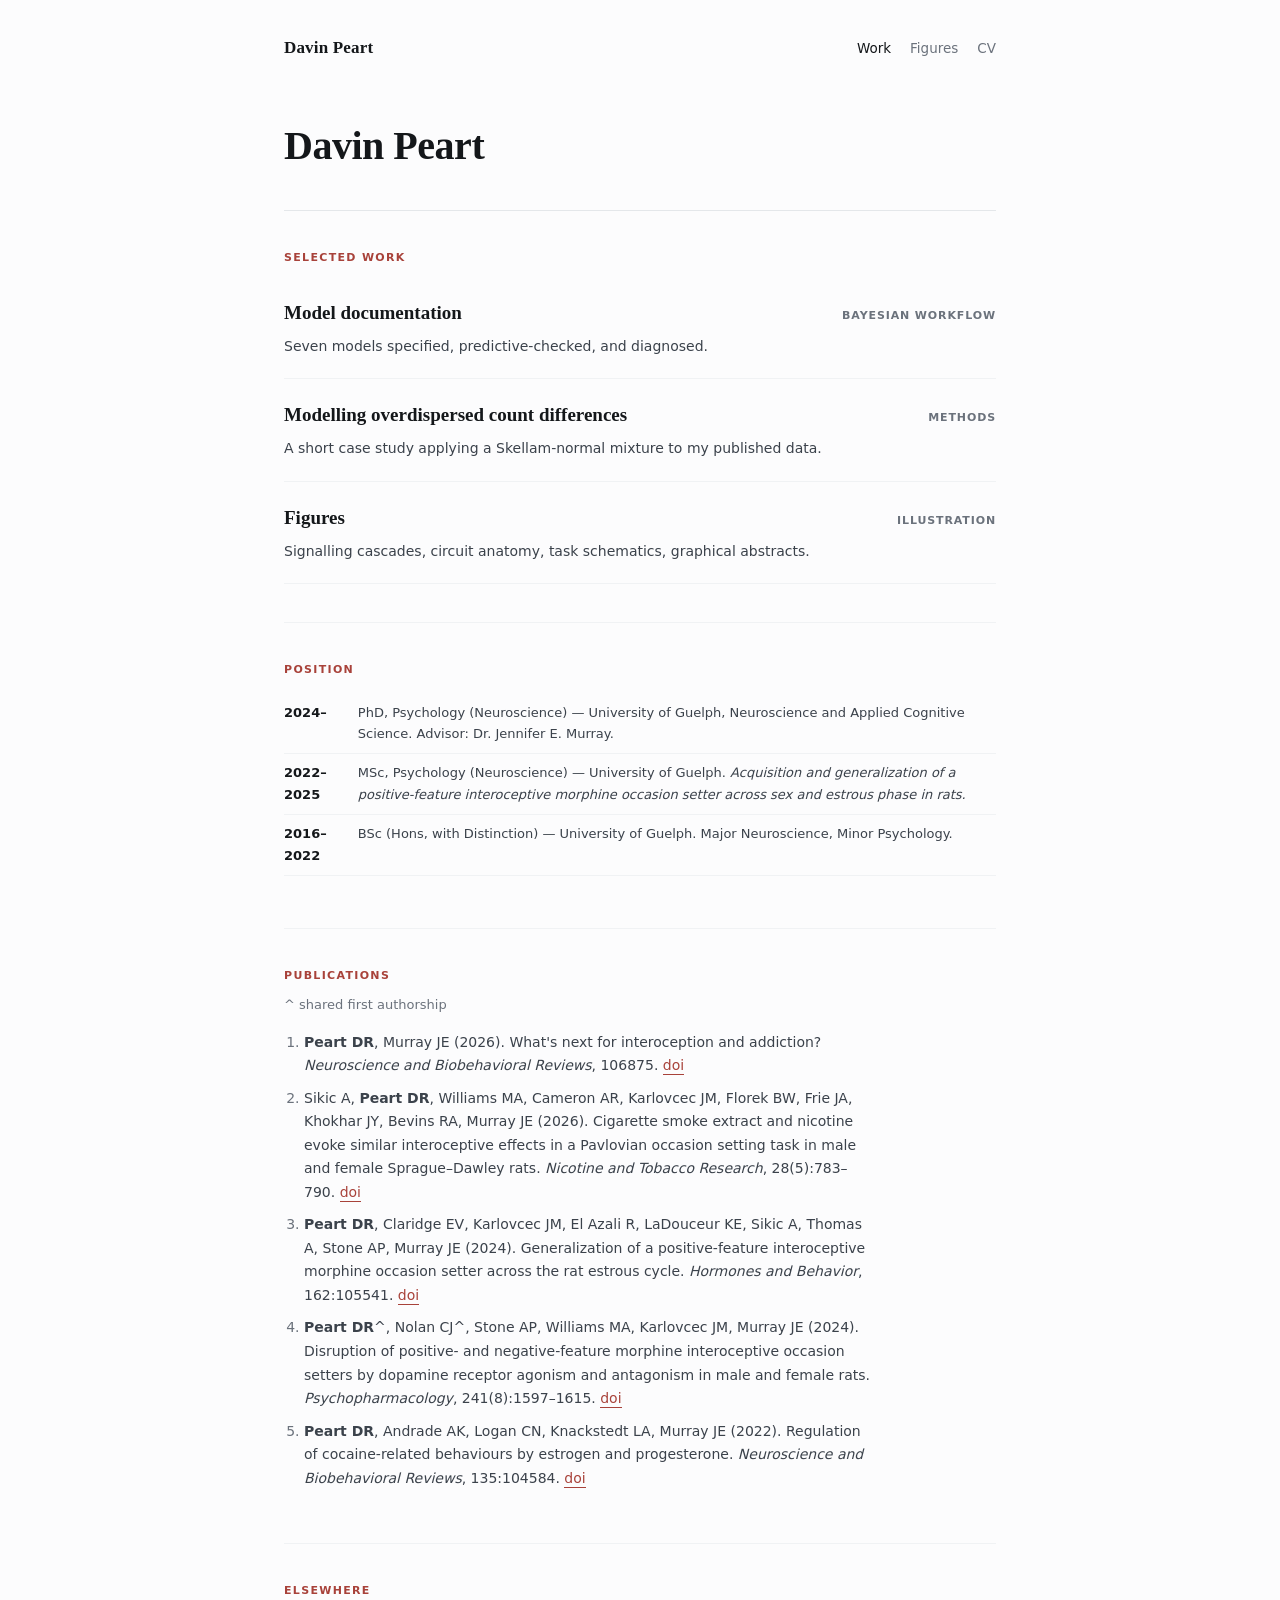
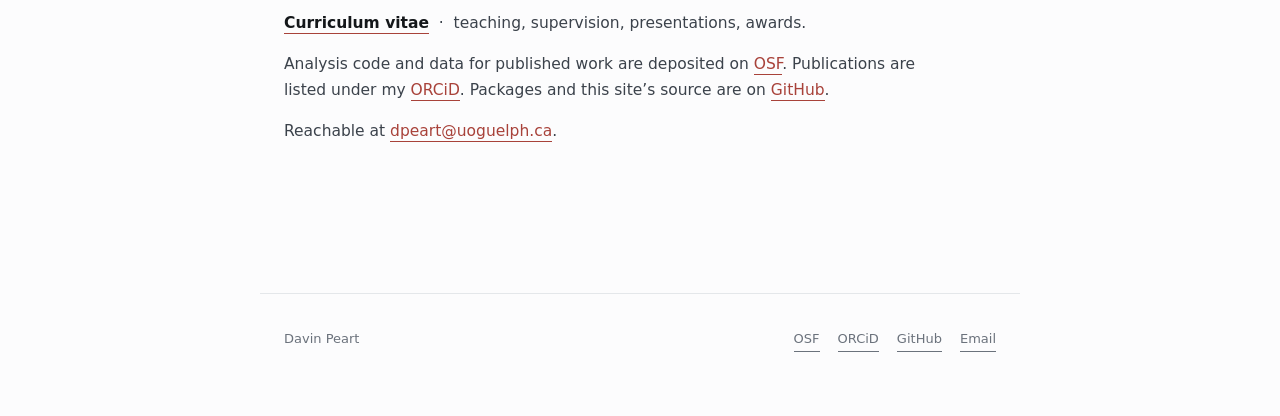
<file: index.html>
<!doctype html>
<html lang="en">
<head>
<meta charset="utf-8">
<meta name="viewport" content="width=device-width, initial-scale=1">
<title>Davin Peart</title>
<meta name="description" content="Statistical modelling in behavioural neuroscience — Bayesian multivariate non-linear mixed models, count-difference distributions, and scientific illustration.">
<link rel="icon" href="assets/favicon.svg" type="image/svg+xml">
<link rel="stylesheet" href="assets/style.css">
<meta property="og:type" content="website">
<meta property="og:site_name" content="Davin Peart">
<meta property="og:title" content="Davin Peart">
<meta property="og:description" content="Statistical modelling in behavioural neuroscience — Bayesian multivariate non-linear mixed models, count-difference distributions, and scientific illustration.">
<meta property="og:url" content="https://davinpeart.github.io/">
<meta property="og:image" content="https://davinpeart.github.io/assets/card.png">
<meta name="twitter:card" content="summary_large_image">
</head>
<body>
<a class="skip" href="#main">Skip to content</a>

<div class="masthead">
  <a class="name" href="./">Davin Peart</a>
  <nav>
    <a href="./" aria-current="page">Work</a>
    <a href="figures.html">Figures</a>
    <a href="cv.html">CV</a>
  </nav>
</div>

<main class="doc" id="main">

  <header class="page">
    <h1>Davin Peart</h1>
  </header>

  <section>
    <p class="eyebrow">Selected work</p>

    <ul class="entries">
      <li>
        <span class="t"><a href="model-documentation.html">Model documentation</a></span>
        <span class="k">Bayesian workflow</span>
        <p class="d">Seven models specified, predictive-checked, and diagnosed.</p>
      </li>
      <li>
        <span class="t"><a href="count-differences.html">Modelling overdispersed count differences</a></span>
        <span class="k">Methods</span>
        <p class="d">A short case study applying a Skellam-normal mixture to my published data.</p>
      </li>
      <li>
        <span class="t"><a href="figures.html">Figures</a></span>
        <span class="k">Illustration</span>
        <p class="d">Signalling cascades, circuit anatomy, task schematics, graphical abstracts.</p>
      </li>
    </ul>


  </section>

  <section>
    <p class="eyebrow">Position</p>
<table>
      <tr><td>2024–</td><td>PhD, Psychology (Neuroscience) — University of Guelph, Neuroscience and Applied Cognitive Science. Advisor: Dr. Jennifer E. Murray.</td></tr>
      <tr><td>2022–2025</td><td>MSc, Psychology (Neuroscience) — University of Guelph. <em>Acquisition and generalization of a positive-feature interoceptive morphine occasion setter across sex and estrous phase in rats.</em></td></tr>
      <tr><td>2016–2022</td><td>BSc (Hons, with Distinction) — University of Guelph. Major Neuroscience, Minor Psychology.</td></tr>
    </table>
  </section>

  <section>
    <p class="eyebrow">Publications</p>
    <p style="font-size:13px;color:var(--muted)">^ shared first authorship</p>
<ol style="font-size:14px">
      <li><strong>Peart DR</strong>, Murray JE (2026). What's next for interoception and addiction? <em>Neuroscience and Biobehavioral Reviews</em>, 106875. <a href="https://doi.org/10.1016/j.neubiorev.2026.106875">doi</a></li>
      <li>Sikic A, <strong>Peart DR</strong>, Williams MA, Cameron AR, Karlovcec JM, Florek BW, Frie JA, Khokhar JY, Bevins RA, Murray JE (2026). Cigarette smoke extract and nicotine evoke similar interoceptive effects in a Pavlovian occasion setting task in male and female Sprague–Dawley rats. <em>Nicotine and Tobacco Research</em>, 28(5):783–790. <a href="https://doi.org/10.1093/ntr/ntaf219">doi</a></li>
      <li><strong>Peart DR</strong>, Claridge EV, Karlovcec JM, El Azali R, LaDouceur KE, Sikic A, Thomas A, Stone AP, Murray JE (2024). Generalization of a positive-feature interoceptive morphine occasion setter across the rat estrous cycle. <em>Hormones and Behavior</em>, 162:105541. <a href="https://doi.org/10.1016/j.yhbeh.2024.105541">doi</a></li>
      <li><strong>Peart DR</strong>^, Nolan CJ^, Stone AP, Williams MA, Karlovcec JM, Murray JE (2024). Disruption of positive- and negative-feature morphine interoceptive occasion setters by dopamine receptor agonism and antagonism in male and female rats. <em>Psychopharmacology</em>, 241(8):1597–1615. <a href="https://doi.org/10.1007/s00213-024-06584-y">doi</a></li>
      <li><strong>Peart DR</strong>, Andrade AK, Logan CN, Knackstedt LA, Murray JE (2022). Regulation of cocaine-related behaviours by estrogen and progesterone. <em>Neuroscience and Biobehavioral Reviews</em>, 135:104584. <a href="https://doi.org/10.1016/j.neubiorev.2022.104584">doi</a></li>
    </ol>
  </section>

  <section>
    <p class="eyebrow">Elsewhere</p>
    <p><a href="cv.html"><strong>Curriculum vitae</strong></a> &nbsp;·&nbsp; teaching, supervision, presentations, awards.</p>
    <p>Analysis code and data for published work are deposited on <a href="https://osf.io/2td5x/">OSF</a>. Publications are listed under my <a href="https://orcid.org/0000-0002-8737-8967">ORCiD</a>. Packages and this site&rsquo;s source are on <a href="https://github.com/davinpeart">GitHub</a>.</p>
    <p>Reachable at <a href="mailto:dpeart@uoguelph.ca">dpeart@uoguelph.ca</a>.</p>
  </section>

</main>

<footer>
  <span>Davin Peart</span>
  <span class="links">
    <a href="https://osf.io/2td5x/">OSF</a>
    <a href="https://orcid.org/0000-0002-8737-8967">ORCiD</a>
    <a href="https://github.com/davinpeart">GitHub</a>
    <a href="mailto:dpeart@uoguelph.ca">Email</a>
  </span>
</footer>

</body>
</html>
</file>
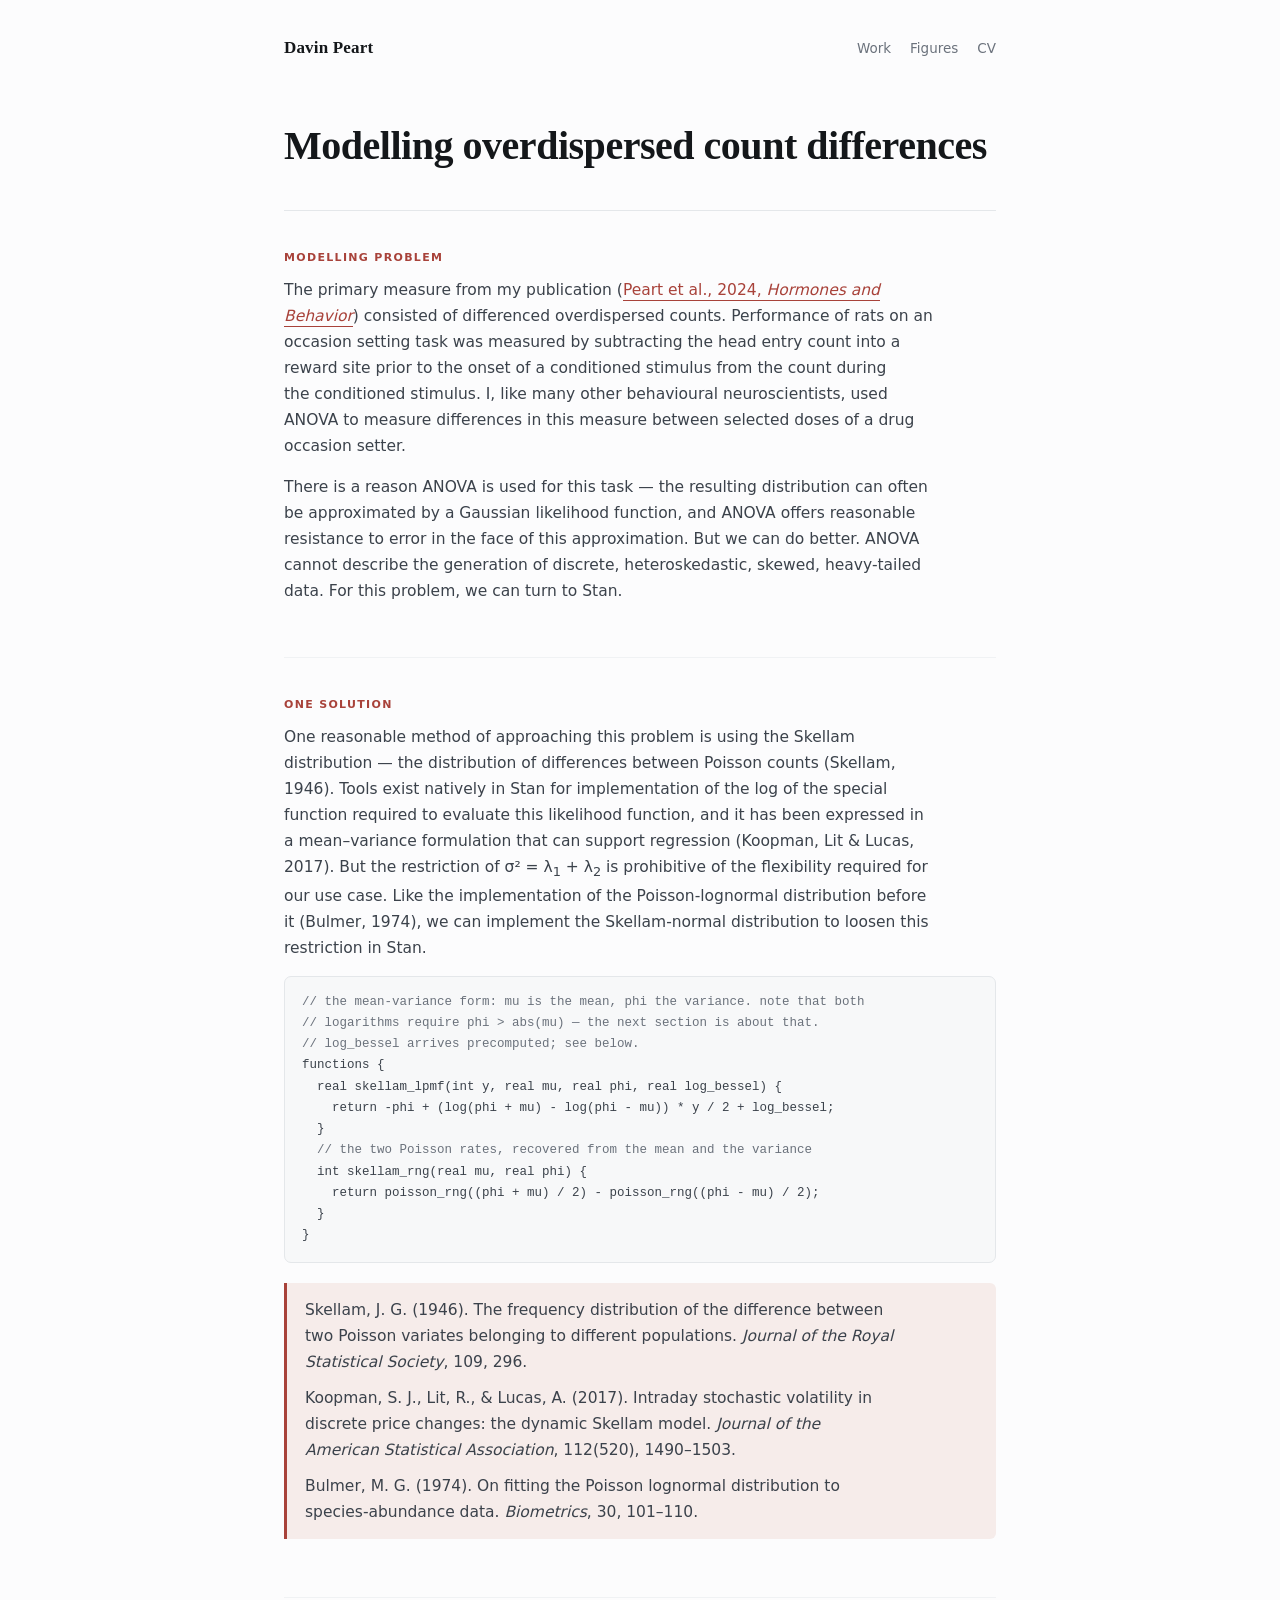
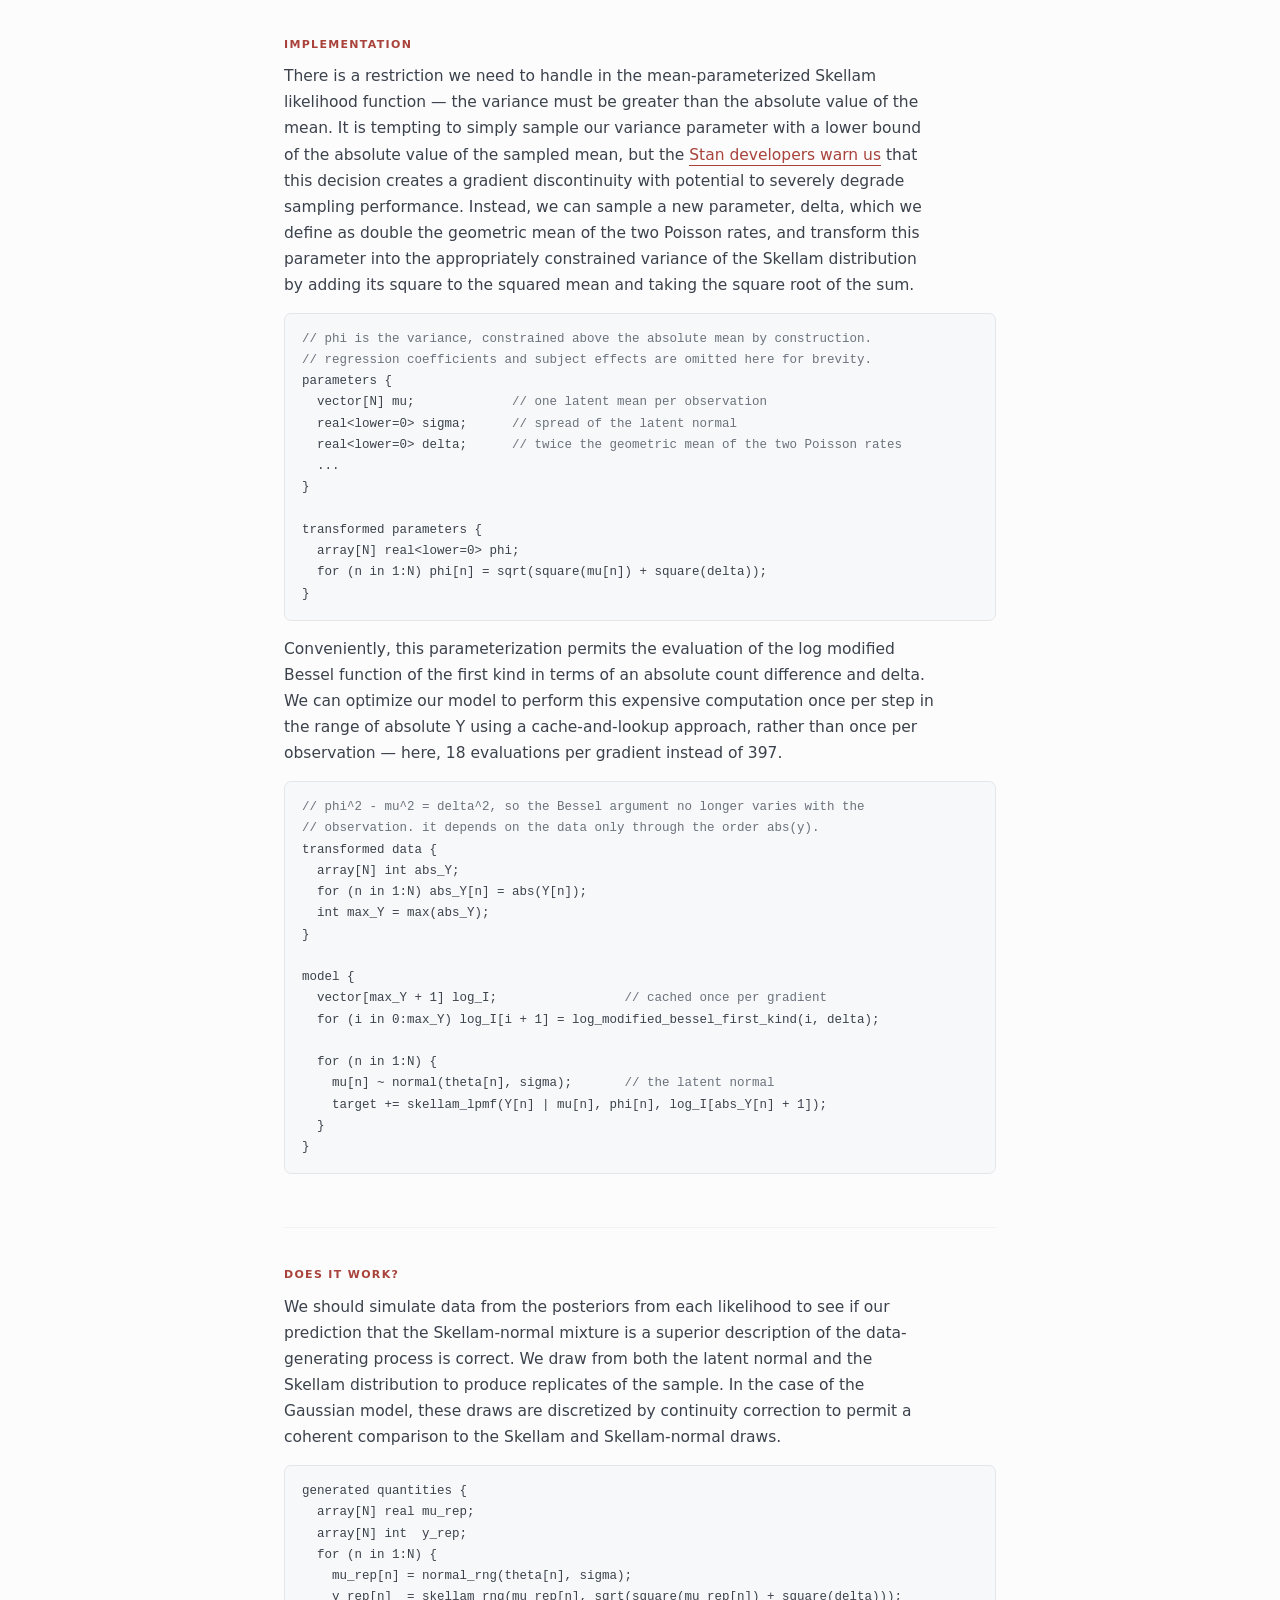
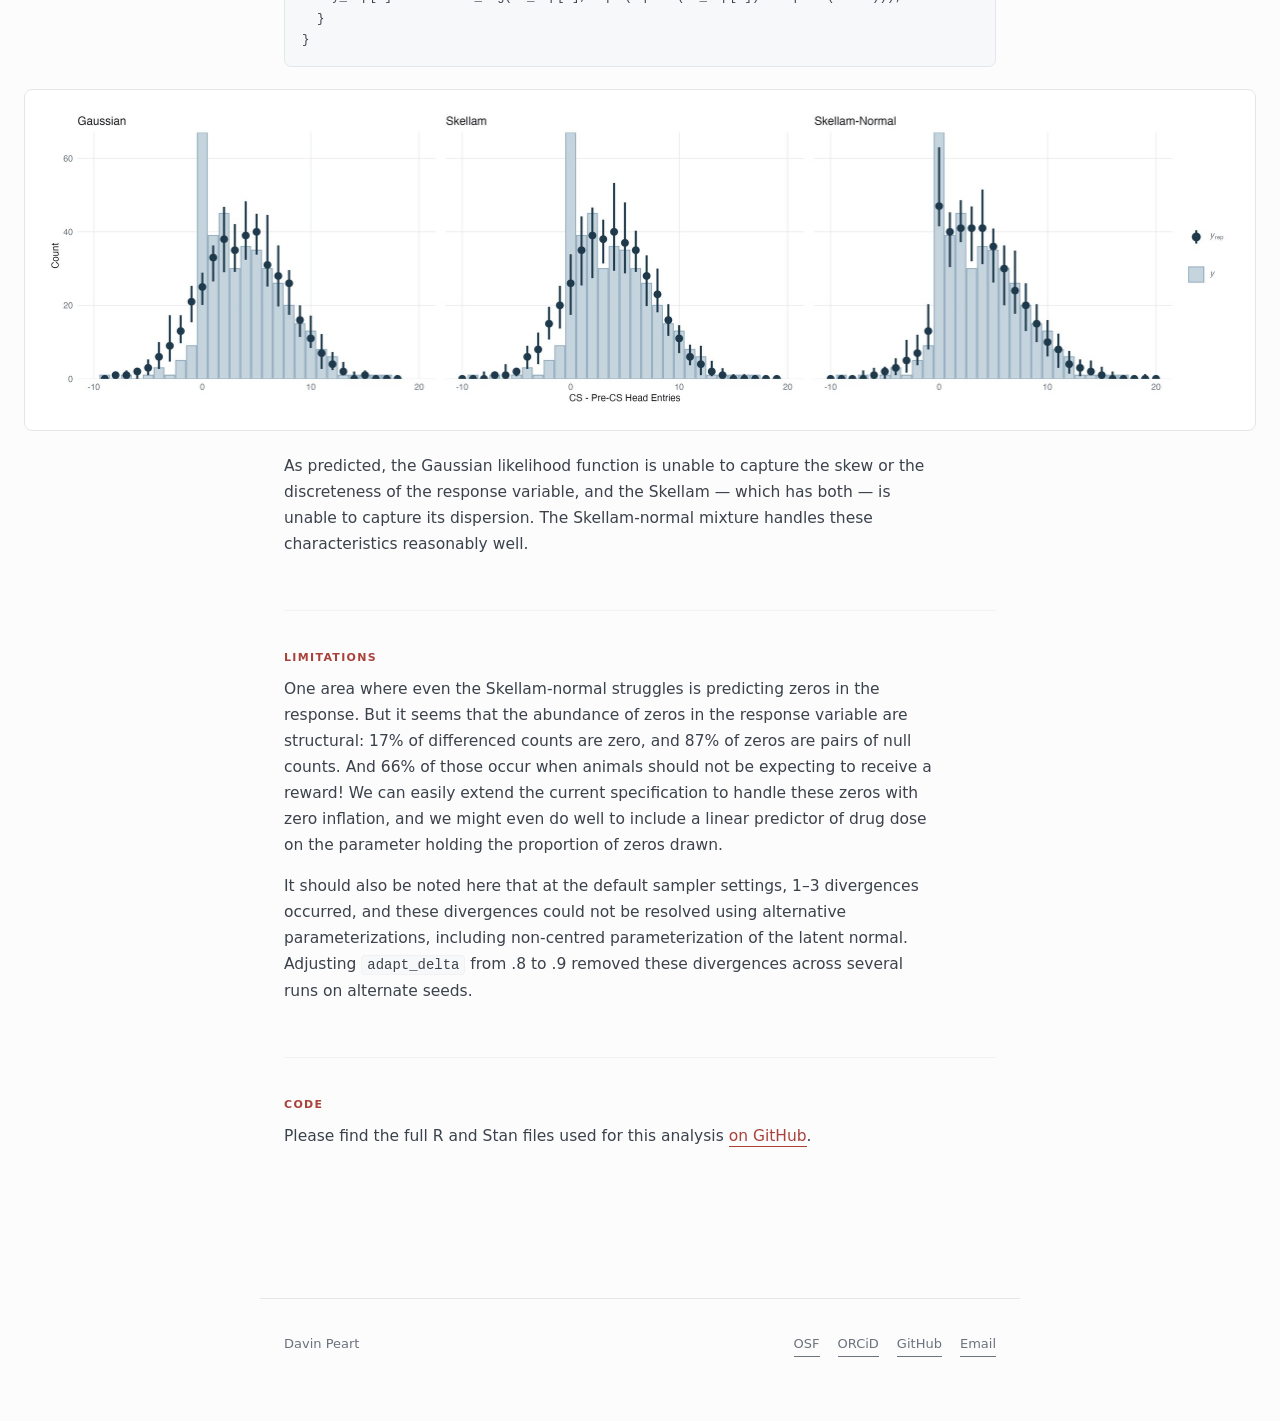
<file: count-differences.html>
<!doctype html>
<html lang="en">
<head>
<meta charset="utf-8">
<meta name="viewport" content="width=device-width, initial-scale=1">
<title>Modelling overdispersed count differences — Davin Peart</title>
<meta name="description" content="A short case study applying a Skellam-normal mixture to my published data.">
<link rel="icon" href="assets/favicon.svg" type="image/svg+xml">
<link rel="stylesheet" href="assets/style.css">
<meta property="og:type" content="article">
<meta property="og:site_name" content="Davin Peart">
<meta property="og:title" content="Modelling overdispersed count differences">
<meta property="og:description" content="A short case study applying a Skellam-normal mixture to my published data.">
<meta property="og:url" content="https://davinpeart.github.io/count-differences.html">
<meta property="og:image" content="https://davinpeart.github.io/assets/card.png">
<meta name="twitter:card" content="summary_large_image">
</head>
<body>
<a class="skip" href="#main">Skip to content</a>

<div class="masthead">
  <a class="name" href="./">Davin Peart</a>
  <nav>
    <a href="./">Work</a>
    <a href="figures.html">Figures</a>
    <a href="cv.html">CV</a>
  </nav>
</div>

<main class="doc" id="main">

  <header class="page">
    <h1>Modelling overdispersed count differences</h1>
  </header>

  <section>
    <p class="eyebrow">Modelling problem</p>

    <p>The primary measure from my publication (<a href="https://doi.org/10.1016/j.yhbeh.2024.105541">Peart et al., 2024, <em>Hormones and Behavior</em></a>) consisted of differenced overdispersed counts. Performance of rats on an occasion setting task was measured by subtracting the head entry count into a reward site prior to the onset of a conditioned stimulus from the count during the conditioned stimulus. I, like many other behavioural neuroscientists, used ANOVA to measure differences in this measure between selected doses of a drug occasion setter.</p>

    <p>There is a reason ANOVA is used for this task &mdash; the resulting distribution can often be approximated by a Gaussian likelihood function, and ANOVA offers reasonable resistance to error in the face of this approximation. But we can do better. ANOVA cannot describe the generation of discrete, heteroskedastic, skewed, heavy-tailed data. For this problem, we can turn to Stan.</p>
  </section>

  <section>
    <p class="eyebrow">One solution</p>

    <p>One reasonable method of approaching this problem is using the Skellam distribution &mdash; the distribution of differences between Poisson counts (Skellam, 1946). Tools exist natively in Stan for implementation of the log of the special function required to evaluate this likelihood function, and it has been expressed in a mean&ndash;variance formulation that can support regression (Koopman, Lit &amp; Lucas, 2017). But the restriction of &sigma;&sup2; = &lambda;<sub>1</sub> + &lambda;<sub>2</sub> is prohibitive of the flexibility required for our use case. Like the implementation of the Poisson-lognormal distribution before it (Bulmer, 1974), we can implement the Skellam-normal distribution to loosen this restriction in Stan.</p>

<pre><span class="c">// the mean-variance form: mu is the mean, phi the variance. note that both
// logarithms require phi &gt; abs(mu) &mdash; the next section is about that.
// log_bessel arrives precomputed; see below.</span>
functions {
  real skellam_lpmf(int y, real mu, real phi, real log_bessel) {
    return -phi + (log(phi + mu) - log(phi - mu)) * y / 2 + log_bessel;
  }
  <span class="c">// the two Poisson rates, recovered from the mean and the variance</span>
  int skellam_rng(real mu, real phi) {
    return poisson_rng((phi + mu) / 2) - poisson_rng((phi - mu) / 2);
  }
}</pre>

    <div class="callout">
      <p>Skellam, J. G. (1946). The frequency distribution of the difference between two Poisson variates belonging to different populations. <em>Journal of the Royal Statistical Society</em>, 109, 296.</p>
      <p>Koopman, S. J., Lit, R., &amp; Lucas, A. (2017). Intraday stochastic volatility in discrete price changes: the dynamic Skellam model. <em>Journal of the American Statistical Association</em>, 112(520), 1490&ndash;1503.</p>
      <p>Bulmer, M. G. (1974). On fitting the Poisson lognormal distribution to species-abundance data. <em>Biometrics</em>, 30, 101&ndash;110.</p>
    </div>
  </section>

  <section>
    <p class="eyebrow">Implementation</p>

    <p>There is a restriction we need to handle in the mean-parameterized Skellam likelihood function &mdash; the variance must be greater than the absolute value of the mean. It is tempting to simply sample our variance parameter with a lower bound of the absolute value of the sampled mean, but the <a href="https://mc-stan.org/docs/functions-reference/real-valued_basic_functions.html#step-functions">Stan developers warn us</a> that this decision creates a gradient discontinuity with potential to severely degrade sampling performance. Instead, we can sample a new parameter, delta, which we define as double the geometric mean of the two Poisson rates, and transform this parameter into the appropriately constrained variance of the Skellam distribution by adding its square to the squared mean and taking the square root of the sum.</p>

<pre><span class="c">// phi is the variance, constrained above the absolute mean by construction.
// regression coefficients and subject effects are omitted here for brevity.</span>
parameters {
  vector[N] mu;             <span class="c">// one latent mean per observation</span>
  real&lt;lower=0&gt; sigma;      <span class="c">// spread of the latent normal</span>
  real&lt;lower=0&gt; delta;      <span class="c">// twice the geometric mean of the two Poisson rates</span>
  ...
}

transformed parameters {
  array[N] real&lt;lower=0&gt; phi;
  for (n in 1:N) phi[n] = sqrt(square(mu[n]) + square(delta));
}</pre>

    <p>Conveniently, this parameterization permits the evaluation of the log modified Bessel function of the first kind in terms of an absolute count difference and delta. We can optimize our model to perform this expensive computation once per step in the range of absolute Y using a cache-and-lookup approach, rather than once per observation &mdash; here, 18 evaluations per gradient instead of 397.</p>

<pre><span class="c">// phi^2 - mu^2 = delta^2, so the Bessel argument no longer varies with the
// observation. it depends on the data only through the order abs(y).</span>
transformed data {
  array[N] int abs_Y;
  for (n in 1:N) abs_Y[n] = abs(Y[n]);
  int max_Y = max(abs_Y);
}

model {
  vector[max_Y + 1] log_I;                 <span class="c">// cached once per gradient</span>
  for (i in 0:max_Y) log_I[i + 1] = log_modified_bessel_first_kind(i, delta);

  for (n in 1:N) {
    mu[n] ~ normal(theta[n], sigma);       <span class="c">// the latent normal</span>
    target += skellam_lpmf(Y[n] | mu[n], phi[n], log_I[abs_Y[n] + 1]);
  }
}</pre>
  </section>

  <section>
    <p class="eyebrow">Does it work?</p>

    <p>We should simulate data from the posteriors from each likelihood to see if our prediction that the Skellam-normal mixture is a superior description of the data-generating process is correct. We draw from both the latent normal and the Skellam distribution to produce replicates of the sample. In the case of the Gaussian model, these draws are discretized by continuity correction to permit a coherent comparison to the Skellam and Skellam-normal draws.</p>

<pre>generated quantities {
  array[N] real mu_rep;
  array[N] int  y_rep;
  for (n in 1:N) {
    mu_rep[n] = normal_rng(theta[n], sigma);
    y_rep[n]  = skellam_rng(mu_rep[n], sqrt(square(mu_rep[n]) + square(delta)));
  }
}</pre>

    <figure class="figure-wide">
      <div class="mount"><img src="figures/ppc-comparison.jpg" alt="Three posterior predictive check panels sharing an axis. Left, Normal: predicted counts peak near four and badly under-predict the observed spike at zero. Centre, Skellam: same rightward shift and flattened peak. Right, Skellam-normal mixture: predicted counts track the observed bars closely across the range, with a visible shortfall at zero."></div>
    </figure>

    <p>As predicted, the Gaussian likelihood function is unable to capture the skew or the discreteness of the response variable, and the Skellam &mdash; which has both &mdash; is unable to capture its dispersion. The Skellam-normal mixture handles these characteristics reasonably well.</p>
  </section>

  <section>
    <p class="eyebrow">Limitations</p>

    <p>One area where even the Skellam-normal struggles is predicting zeros in the response. But it seems that the abundance of zeros in the response variable are structural: 17% of differenced counts are zero, and 87% of zeros are pairs of null counts. And 66% of those occur when animals should not be expecting to receive a reward! We can easily extend the current specification to handle these zeros with zero inflation, and we might even do well to include a linear predictor of drug dose on the parameter holding the proportion of zeros drawn.</p>

    <p>It should also be noted here that at the default sampler settings, 1&ndash;3 divergences occurred, and these divergences could not be resolved using alternative parameterizations, including non-centred parameterization of the latent normal. Adjusting <code>adapt_delta</code> from .8 to .9 removed these divergences across several runs on alternate seeds.</p>
  </section>

  <section>
    <p class="eyebrow">Code</p>
    <p>Please find the full R and Stan files used for this analysis <a href="https://github.com/davinpeart/skellam-normal">on GitHub</a>.</p>
  </section>

</main>

<footer>
  <span>Davin Peart</span>
  <span class="links">
    <a href="https://osf.io/2td5x/">OSF</a>
    <a href="https://orcid.org/0000-0002-8737-8967">ORCiD</a>
    <a href="https://github.com/davinpeart">GitHub</a>
    <a href="mailto:dpeart@uoguelph.ca">Email</a>
  </span>
</footer>

</body>
</html>
</file>
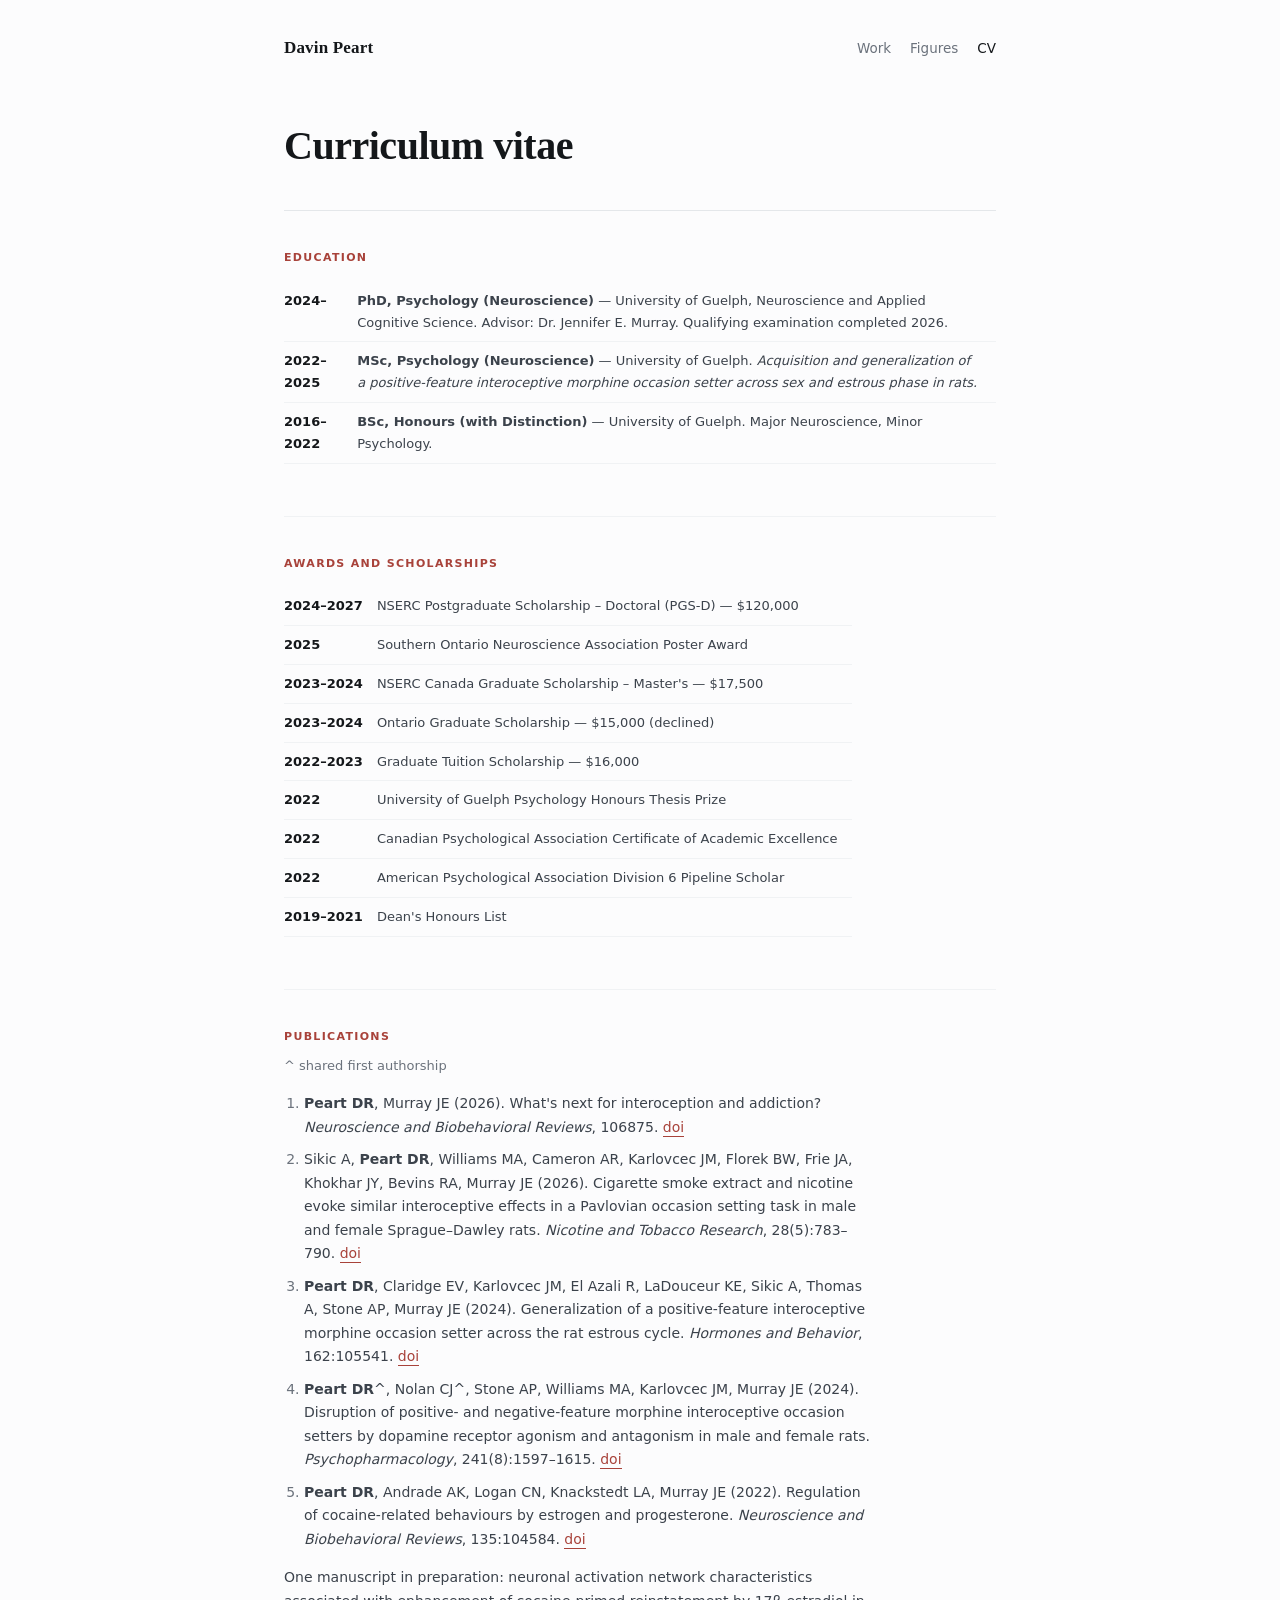
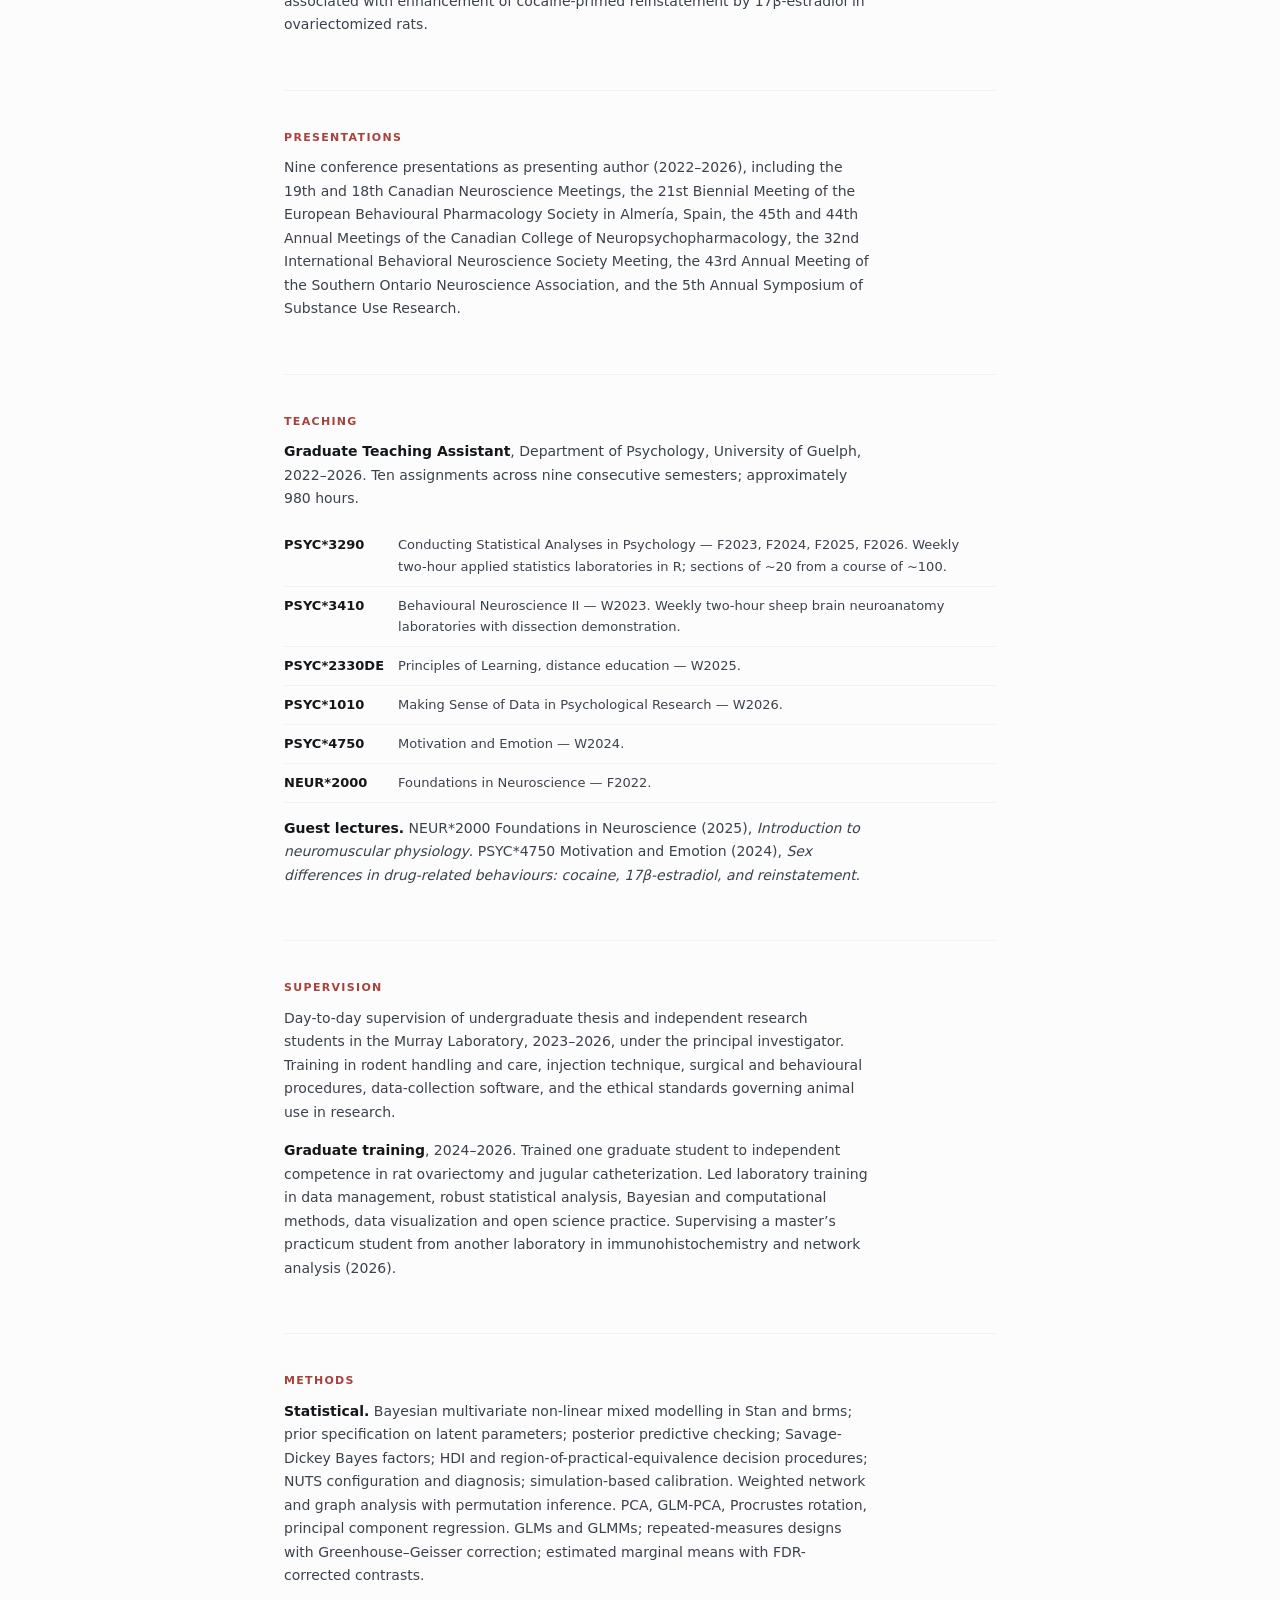
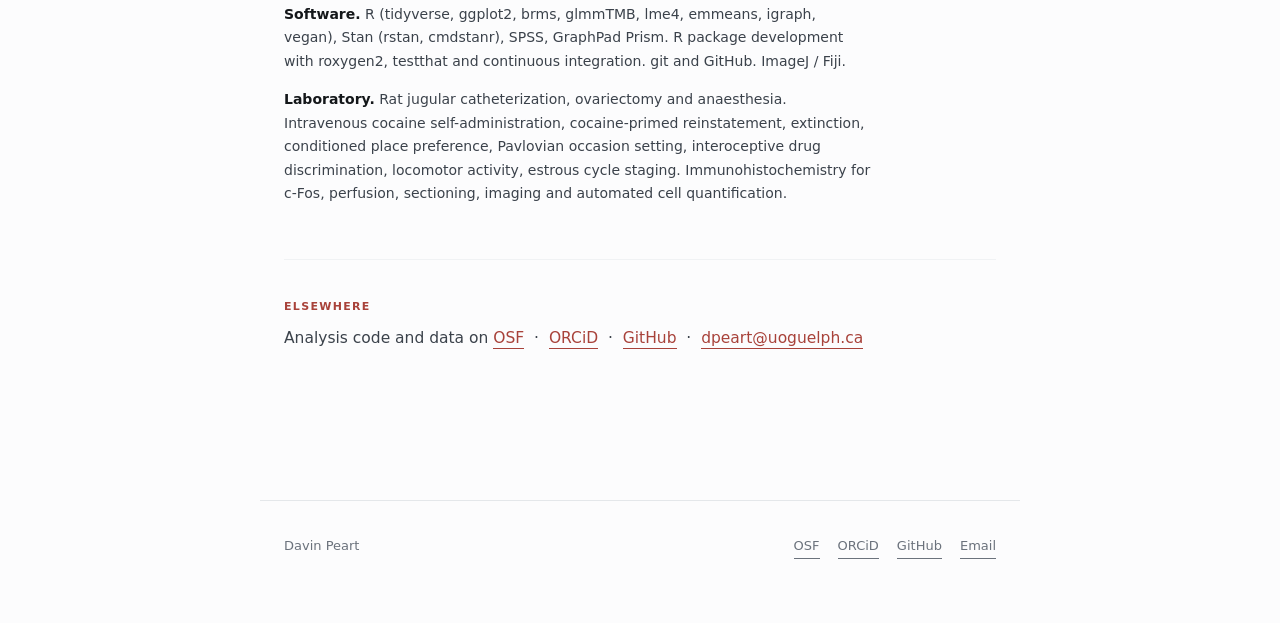
<file: cv.html>
<!doctype html>
<html lang="en">
<head>
<meta charset="utf-8">
<meta name="viewport" content="width=device-width, initial-scale=1">
<title>Curriculum vitae — Davin Peart</title>
<meta name="description" content="Education, publications, presentations, teaching, supervision and awards.">
<link rel="icon" href="assets/favicon.svg" type="image/svg+xml">
<link rel="stylesheet" href="assets/style.css">
<meta property="og:type" content="profile">
<meta property="og:site_name" content="Davin Peart">
<meta property="og:title" content="Curriculum vitae — Davin Peart">
<meta property="og:description" content="Education, publications, presentations, teaching, supervision and awards.">
<meta property="og:url" content="https://davinpeart.github.io/cv.html">
<meta property="og:image" content="https://davinpeart.github.io/assets/card.png">
<meta name="twitter:card" content="summary">
</head>
<body>
<a class="skip" href="#main">Skip to content</a>

<div class="masthead">
  <a class="name" href="./">Davin Peart</a>
  <nav>
    <a href="./">Work</a>
    <a href="figures.html">Figures</a>
    <a href="cv.html" aria-current="page">CV</a>
  </nav>
</div>

<main class="doc" id="main">

  <header class="page">
    <h1>Curriculum vitae</h1>
  </header>

  <section>
    <p class="eyebrow">Education</p>
    <table>
      <tr><td>2024–</td><td><strong>PhD, Psychology (Neuroscience)</strong> — University of Guelph, Neuroscience and Applied Cognitive Science. Advisor: Dr. Jennifer E. Murray. Qualifying examination completed 2026.</td></tr>
      <tr><td>2022–2025</td><td><strong>MSc, Psychology (Neuroscience)</strong> — University of Guelph. <em>Acquisition and generalization of a positive-feature interoceptive morphine occasion setter across sex and estrous phase in rats.</em></td></tr>
      <tr><td>2016–2022</td><td><strong>BSc, Honours (with Distinction)</strong> — University of Guelph. Major Neuroscience, Minor Psychology.</td></tr>
    </table>
  </section>

  <section>
    <p class="eyebrow">Awards and scholarships</p>
    <table>
      <tr><td>2024–2027</td><td>NSERC Postgraduate Scholarship – Doctoral (PGS-D) — $120,000</td></tr>
      <tr><td>2025</td><td>Southern Ontario Neuroscience Association Poster Award</td></tr>
      <tr><td>2023–2024</td><td>NSERC Canada Graduate Scholarship – Master's — $17,500</td></tr>
      <tr><td>2023–2024</td><td>Ontario Graduate Scholarship — $15,000 (declined)</td></tr>
      <tr><td>2022–2023</td><td>Graduate Tuition Scholarship — $16,000</td></tr>
      <tr><td>2022</td><td>University of Guelph Psychology Honours Thesis Prize</td></tr>
      <tr><td>2022</td><td>Canadian Psychological Association Certificate of Academic Excellence</td></tr>
      <tr><td>2022</td><td>American Psychological Association Division 6 Pipeline Scholar</td></tr>
      <tr><td>2019–2021</td><td>Dean's Honours List</td></tr>
    </table>
  </section>

  <section>
    <p class="eyebrow">Publications</p>
    <p style="font-size:13px;color:var(--muted)">^ shared first authorship</p>
    <ol style="font-size:14px">
      <li><strong>Peart DR</strong>, Murray JE (2026). What's next for interoception and addiction? <em>Neuroscience and Biobehavioral Reviews</em>, 106875. <a href="https://doi.org/10.1016/j.neubiorev.2026.106875">doi</a></li>
      <li>Sikic A, <strong>Peart DR</strong>, Williams MA, Cameron AR, Karlovcec JM, Florek BW, Frie JA, Khokhar JY, Bevins RA, Murray JE (2026). Cigarette smoke extract and nicotine evoke similar interoceptive effects in a Pavlovian occasion setting task in male and female Sprague–Dawley rats. <em>Nicotine and Tobacco Research</em>, 28(5):783–790. <a href="https://doi.org/10.1093/ntr/ntaf219">doi</a></li>
      <li><strong>Peart DR</strong>, Claridge EV, Karlovcec JM, El Azali R, LaDouceur KE, Sikic A, Thomas A, Stone AP, Murray JE (2024). Generalization of a positive-feature interoceptive morphine occasion setter across the rat estrous cycle. <em>Hormones and Behavior</em>, 162:105541. <a href="https://doi.org/10.1016/j.yhbeh.2024.105541">doi</a></li>
      <li><strong>Peart DR</strong>^, Nolan CJ^, Stone AP, Williams MA, Karlovcec JM, Murray JE (2024). Disruption of positive- and negative-feature morphine interoceptive occasion setters by dopamine receptor agonism and antagonism in male and female rats. <em>Psychopharmacology</em>, 241(8):1597–1615. <a href="https://doi.org/10.1007/s00213-024-06584-y">doi</a></li>
      <li><strong>Peart DR</strong>, Andrade AK, Logan CN, Knackstedt LA, Murray JE (2022). Regulation of cocaine-related behaviours by estrogen and progesterone. <em>Neuroscience and Biobehavioral Reviews</em>, 135:104584. <a href="https://doi.org/10.1016/j.neubiorev.2022.104584">doi</a></li>
    </ol>
    <p style="font-size:14px">One manuscript in preparation: neuronal activation network characteristics associated with enhancement of cocaine-primed reinstatement by 17β-estradiol in ovariectomized rats.</p>
  </section>

  <section>
    <p class="eyebrow">Presentations</p>
    <p style="font-size:14px">Nine conference presentations as presenting author (2022–2026), including the 19th and 18th Canadian Neuroscience Meetings, the 21st Biennial Meeting of the European Behavioural Pharmacology Society in Almería, Spain, the 45th and 44th Annual Meetings of the Canadian College of Neuropsychopharmacology, the 32nd International Behavioral Neuroscience Society Meeting, the 43rd Annual Meeting of the Southern Ontario Neuroscience Association, and the 5th Annual Symposium of Substance Use Research.</p>
  </section>

  <section>
    <p class="eyebrow">Teaching</p>
    <p style="font-size:14px"><strong>Graduate Teaching Assistant</strong>, Department of Psychology, University of Guelph, 2022–2026. Ten assignments across nine consecutive semesters; approximately 980 hours.</p>
    <table>
      <tr><td>PSYC*3290</td><td>Conducting Statistical Analyses in Psychology — F2023, F2024, F2025, F2026. Weekly two-hour applied statistics laboratories in R; sections of ~20 from a course of ~100.</td></tr>
      <tr><td>PSYC*3410</td><td>Behavioural Neuroscience II — W2023. Weekly two-hour sheep brain neuroanatomy laboratories with dissection demonstration.</td></tr>
      <tr><td>PSYC*2330DE</td><td>Principles of Learning, distance education — W2025.</td></tr>
      <tr><td>PSYC*1010</td><td>Making Sense of Data in Psychological Research — W2026.</td></tr>
      <tr><td>PSYC*4750</td><td>Motivation and Emotion — W2024.</td></tr>
      <tr><td>NEUR*2000</td><td>Foundations in Neuroscience — F2022.</td></tr>
    </table>
    <p style="font-size:14px"><strong>Guest lectures.</strong> NEUR*2000 Foundations in Neuroscience (2025), <em>Introduction to neuromuscular physiology</em>. PSYC*4750 Motivation and Emotion (2024), <em>Sex differences in drug-related behaviours: cocaine, 17β-estradiol, and reinstatement.</em></p>
  </section>

  <section>
    <p class="eyebrow">Supervision</p>
    <p style="font-size:14px">Day-to-day supervision of undergraduate thesis and independent research students in the Murray Laboratory, 2023&ndash;2026, under the principal investigator. Training in rodent handling and care, injection technique, surgical and behavioural procedures, data-collection software, and the ethical standards governing animal use in research.</p>
    <p style="font-size:14px"><strong>Graduate training</strong>, 2024&ndash;2026. Trained one graduate student to independent competence in rat ovariectomy and jugular catheterization. Led laboratory training in data management, robust statistical analysis, Bayesian and computational methods, data visualization and open science practice. Supervising a master&rsquo;s practicum student from another laboratory in immunohistochemistry and network analysis (2026).</p>
  </section>

  <section>
    <p class="eyebrow">Methods</p>
    <p style="font-size:14px"><strong>Statistical.</strong> Bayesian multivariate non-linear mixed modelling in Stan and brms; prior specification on latent parameters; posterior predictive checking; Savage-Dickey Bayes factors; HDI and region-of-practical-equivalence decision procedures; NUTS configuration and diagnosis; simulation-based calibration. Weighted network and graph analysis with permutation inference. PCA, GLM-PCA, Procrustes rotation, principal component regression. GLMs and GLMMs; repeated-measures designs with Greenhouse–Geisser correction; estimated marginal means with FDR-corrected contrasts.</p>
    <p style="font-size:14px"><strong>Software.</strong> R (tidyverse, ggplot2, brms, glmmTMB, lme4, emmeans, igraph, vegan), Stan (rstan, cmdstanr), SPSS, GraphPad Prism. R package development with roxygen2, testthat and continuous integration. git and GitHub. ImageJ / Fiji.</p>
    <p style="font-size:14px"><strong>Laboratory.</strong> Rat jugular catheterization, ovariectomy and anaesthesia. Intravenous cocaine self-administration, cocaine-primed reinstatement, extinction, conditioned place preference, Pavlovian occasion setting, interoceptive drug discrimination, locomotor activity, estrous cycle staging. Immunohistochemistry for c-Fos, perfusion, sectioning, imaging and automated cell quantification.</p>
  </section>

  <section>
    <p class="eyebrow">Elsewhere</p>
    <p>Analysis code and data on <a href="https://osf.io/2td5x/">OSF</a> &nbsp;·&nbsp; <a href="https://orcid.org/0000-0002-8737-8967">ORCiD</a> &nbsp;·&nbsp; <a href="https://github.com/davinpeart">GitHub</a> &nbsp;·&nbsp; <a href="mailto:dpeart@uoguelph.ca">dpeart@uoguelph.ca</a></p>
  </section>

</main>

<footer>
  <span>Davin Peart</span>
  <span class="links">
    <a href="https://osf.io/2td5x/">OSF</a>
    <a href="https://orcid.org/0000-0002-8737-8967">ORCiD</a>
    <a href="https://github.com/davinpeart">GitHub</a>
    <a href="mailto:dpeart@uoguelph.ca">Email</a>
  </span>
</footer>

</body>
</html>
</file>
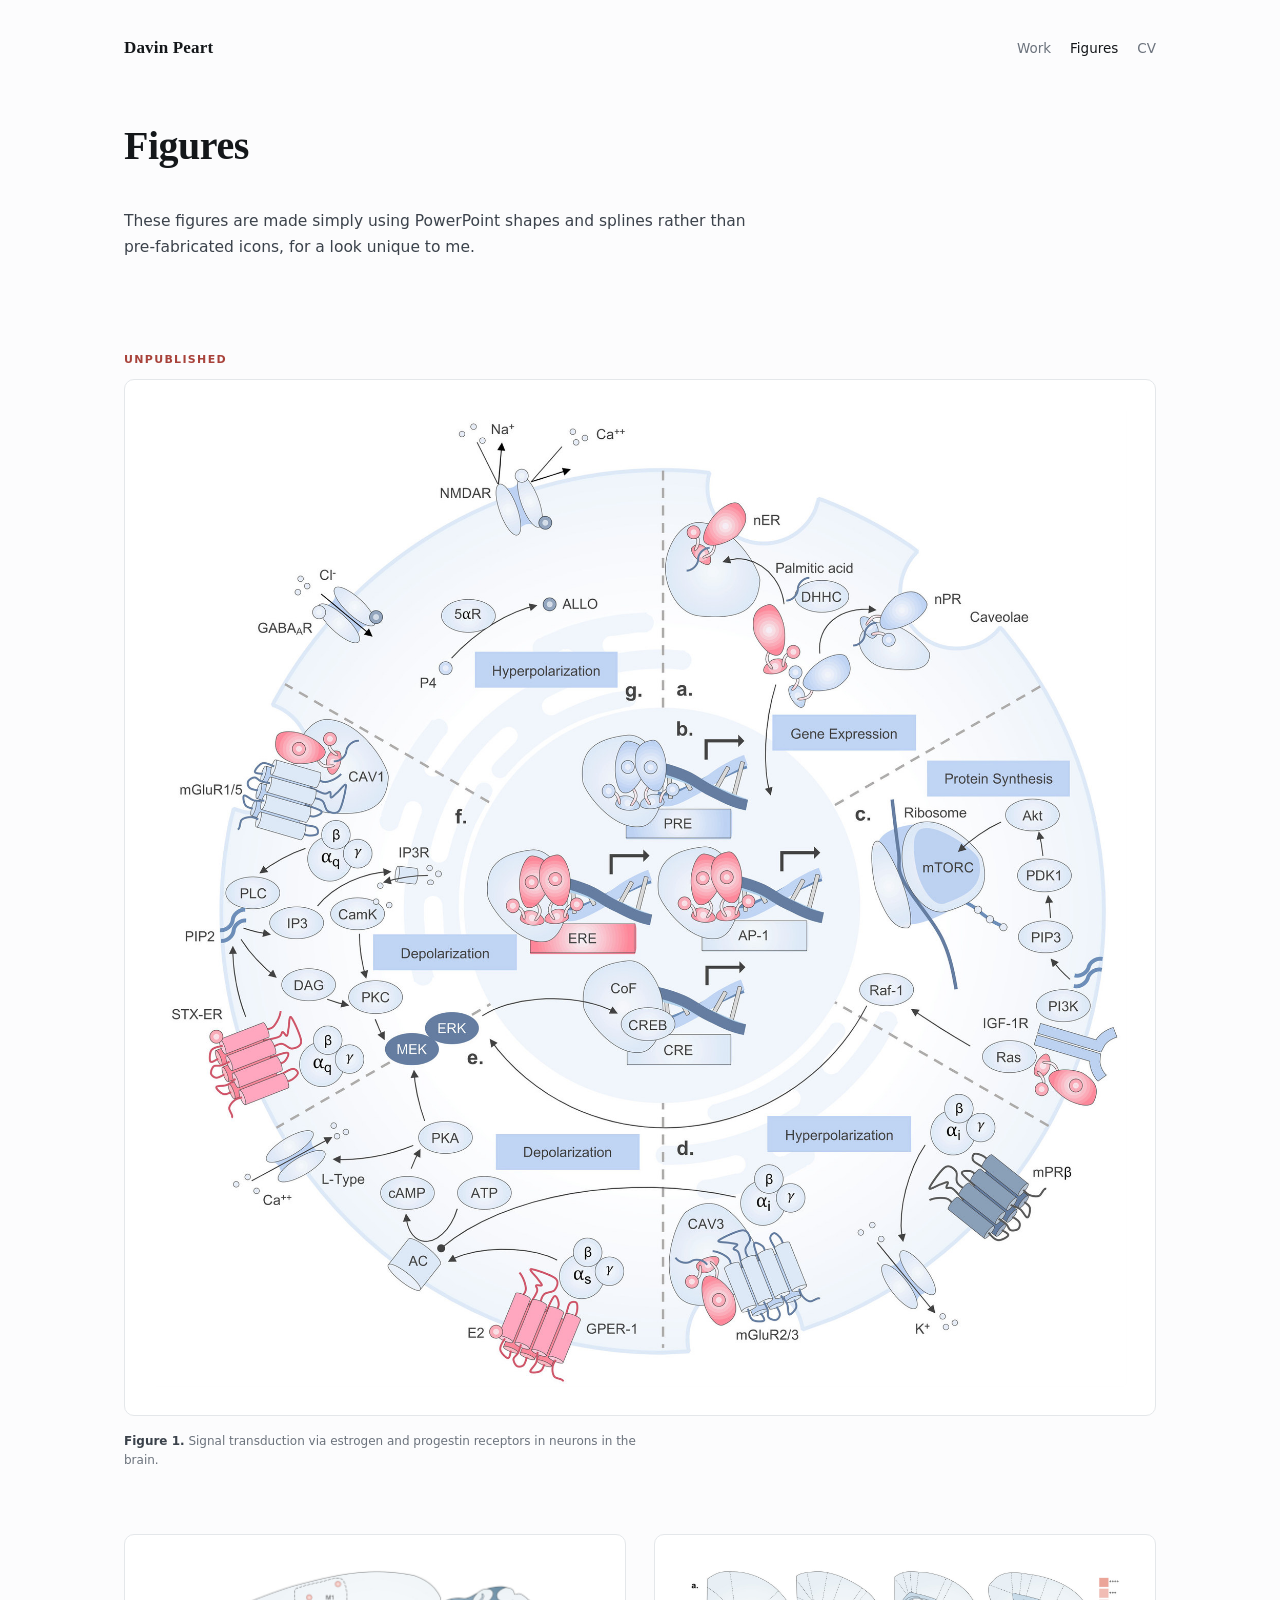
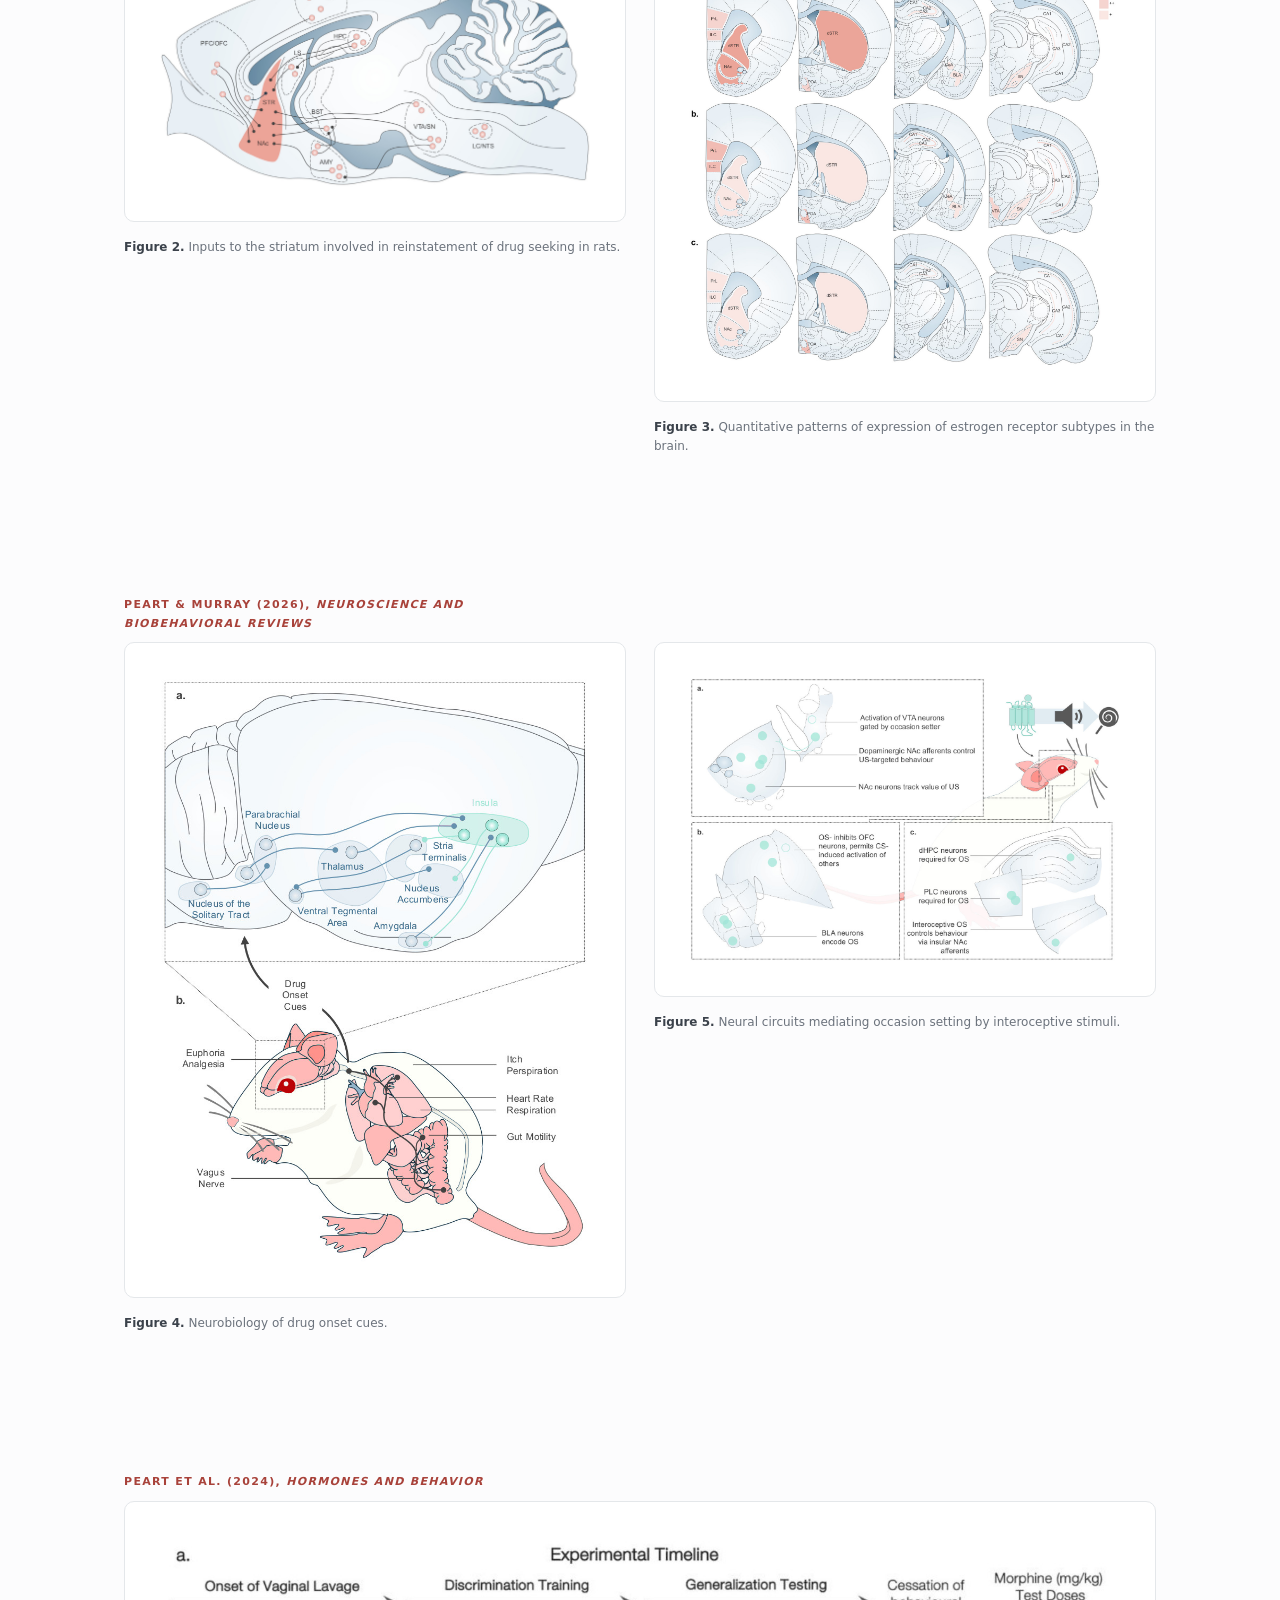
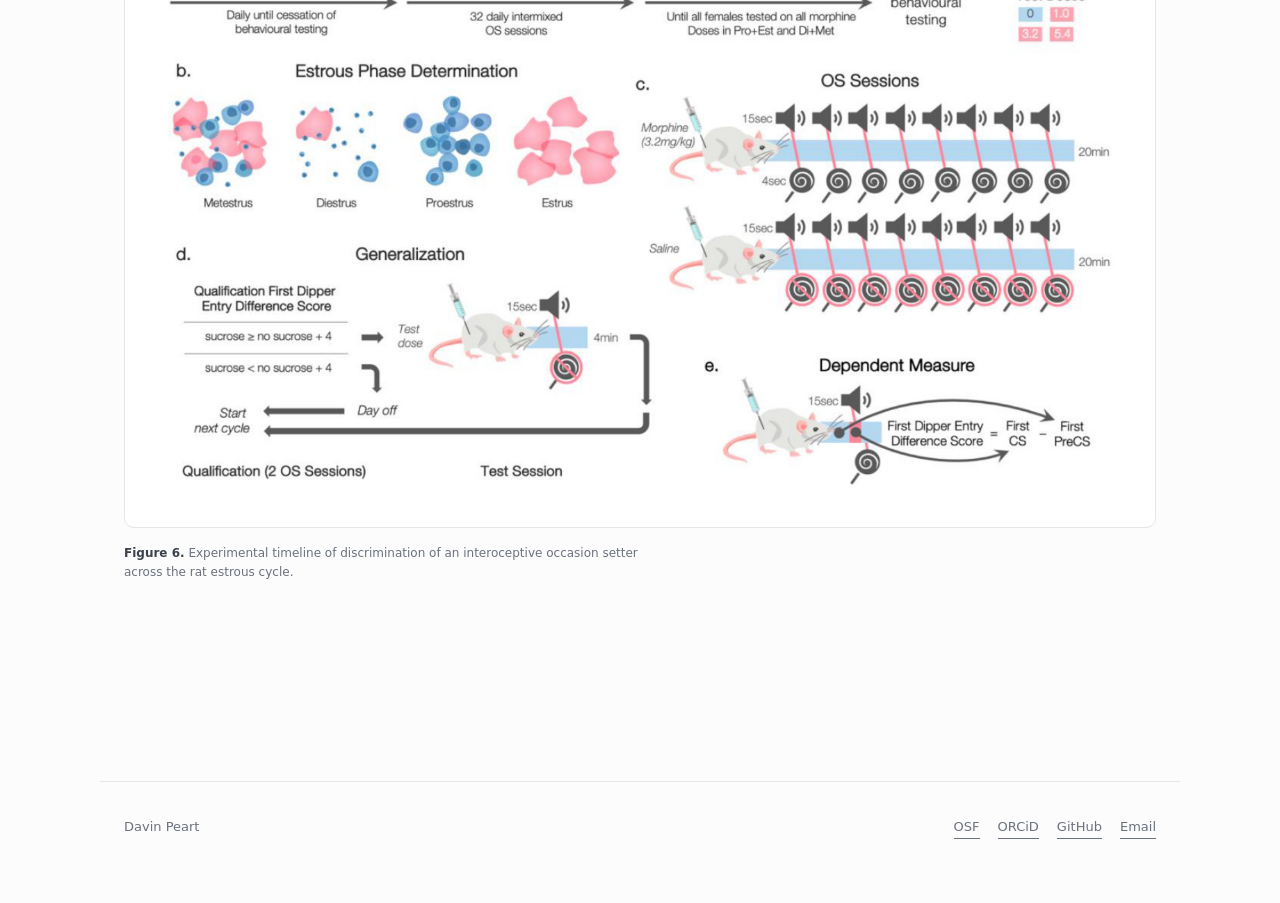
<file: figures.html>
<!doctype html>
<html lang="en">
<head>
<meta charset="utf-8">
<meta name="viewport" content="width=device-width, initial-scale=1">
<title>Figures — Davin Peart</title>
<meta name="description" content="Signalling cascades, circuit anatomy, task schematics and graphical abstracts, drawn one object at a time.">
<link rel="icon" href="assets/favicon.svg" type="image/svg+xml">
<link rel="stylesheet" href="assets/style.css">
<meta property="og:type" content="website">
<meta property="og:site_name" content="Davin Peart">
<meta property="og:title" content="Figures">
<meta property="og:description" content="Signalling cascades, circuit anatomy, task schematics and graphical abstracts, drawn one object at a time.">
<meta property="og:url" content="https://davinpeart.github.io/figures.html">
<meta property="og:image" content="https://davinpeart.github.io/assets/card.png">
<meta name="twitter:card" content="summary_large_image">
</head>
<body>
<a class="skip" href="#main">Skip to content</a>

<div class="masthead wide">
  <a class="name" href="./">Davin Peart</a>
  <nav>
    <a href="./">Work</a>
    <a href="figures.html" aria-current="page">Figures</a>
    <a href="cv.html">CV</a>
  </nav>
</div>

<main class="plates" id="main">

  <header class="page" style="border:0;padding-bottom:8px">
    <h1>Figures</h1>
  </header>

  <section style="border:0;padding-top:20px">
    <p>These figures are made simply using PowerPoint shapes and splines rather than pre-fabricated icons, for a look unique to me.</p>
  </section>

  <section style="border:0">
    <p class="eyebrow">Unpublished</p>

    <figure class="plate">
      <div class="mount"><img src="figures/er-signalling.jpg" alt="Radial diagram of a cell showing seven labelled signalling pathways: nuclear and membrane estrogen receptors, second messenger cascades, transcription factor complexes at ERE, AP-1 and CRE response elements, protein synthesis via mTORC, and ion channel effects on polarisation."></div>
      <figcaption><b>Figure 1.</b> Signal transduction via estrogen and progestin receptors in neurons in the brain.</figcaption>
    </figure>

    <div class="plate-grid">
      <figure class="plate">
        <div class="mount"><img loading="lazy" src="figures/relapse-circuits.jpg" alt="Sagittal rat brain with traced projections between prefrontal cortex, striatum, amygdala, hippocampus, thalamus and midbrain, with the striatum highlighted."></div>
        <figcaption><b>Figure 2.</b> Inputs to the striatum involved in reinstatement of drug seeking in rats.</figcaption>
      </figure>
      <figure class="plate">
        <div class="mount"><img loading="lazy" src="figures/er-distribution.jpg" alt="Twelve coronal rat brain atlas plates arranged in three rows, with estrogen receptor density mapped by graded shading across three receptor subtypes."></div>
        <figcaption><b>Figure 3.</b> Quantitative patterns of expression of estrogen receptor subtypes in the brain.</figcaption>
      </figure>
    </div>
  </section>

  <section style="border:0">
    <p class="eyebrow">Peart &amp; Murray (2026), <em>Neuroscience and Biobehavioral Reviews</em></p>

    <div class="plate-grid">
      <figure class="plate">
        <div class="mount"><img loading="lazy" src="figures/drug-onset-cue.jpg" alt="Rat illustrated with visceral organs and vagal afferents labelled by sensation, with an inset tracing the interoceptive pathway from brainstem to insula."></div>
        <figcaption><b>Figure 4.</b> Neurobiology of drug onset cues.</figcaption>
      </figure>
      <figure class="plate">
        <div class="mount"><img loading="lazy" src="figures/occasion-setting.jpg" alt="Three-panel circuit schematic of interoceptive occasion setting, showing VTA gating, orbitofrontal inhibition, and amygdalar and hippocampal contributions."></div>
        <figcaption><b>Figure 5.</b> Neural circuits mediating occasion setting by interoceptive stimuli.</figcaption>
      </figure>
    </div>
  </section>

  <section style="border:0">
    <p class="eyebrow">Peart et al. (2024), <em>Hormones and Behavior</em></p>
    <figure class="plate">
      <div class="mount"><img loading="lazy" src="figures/thesis-timeline.jpg" alt="Experimental timeline figure: daily vaginal lavage, discrimination training, estrous phase determination by cytology, generalization testing, and the dependent measure."></div>
      <figcaption><b>Figure 6.</b> Experimental timeline of discrimination of an interoceptive occasion setter across the rat estrous cycle.</figcaption>
    </figure>
  </section>

</main>

<footer class="wide">
  <span>Davin Peart</span>
  <span class="links">
    <a href="https://osf.io/2td5x/">OSF</a>
    <a href="https://orcid.org/0000-0002-8737-8967">ORCiD</a>
    <a href="https://github.com/davinpeart">GitHub</a>
    <a href="mailto:dpeart@uoguelph.ca">Email</a>
  </span>
</footer>

</body>
</html>
</file>
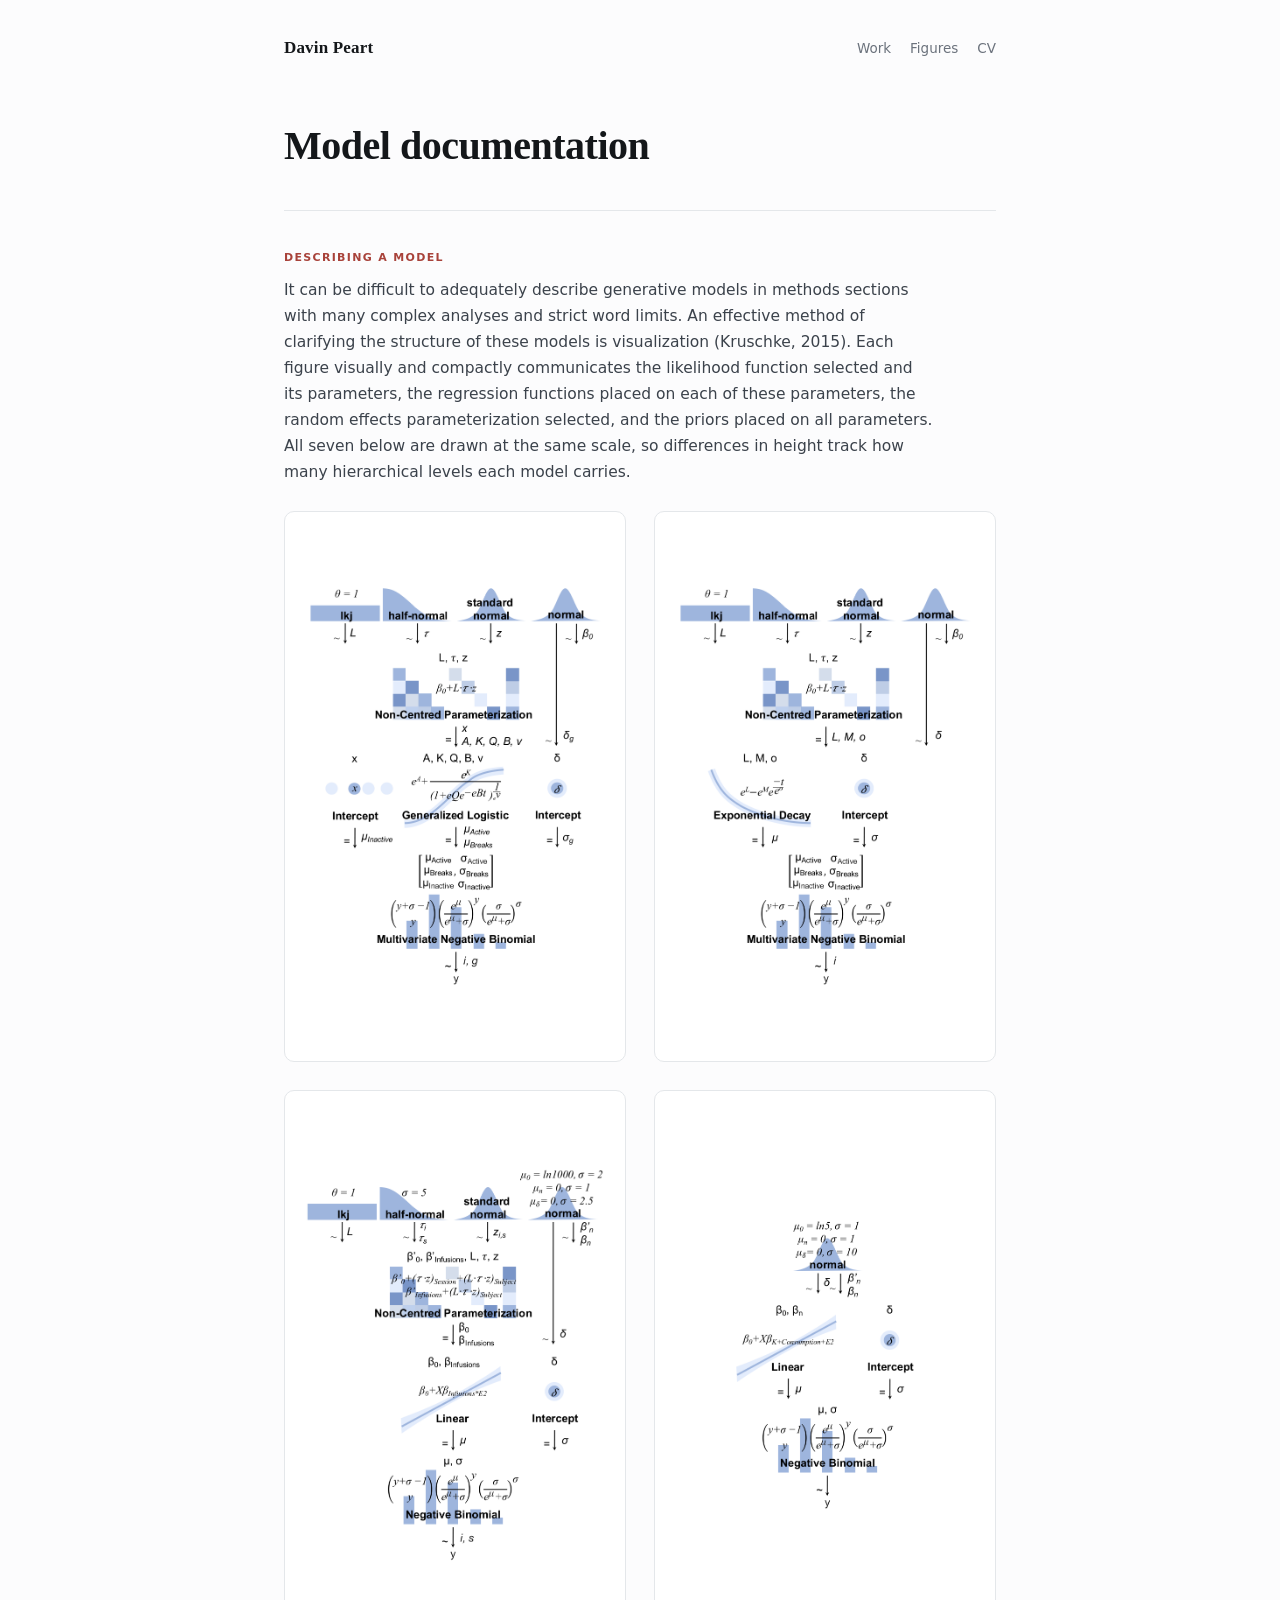
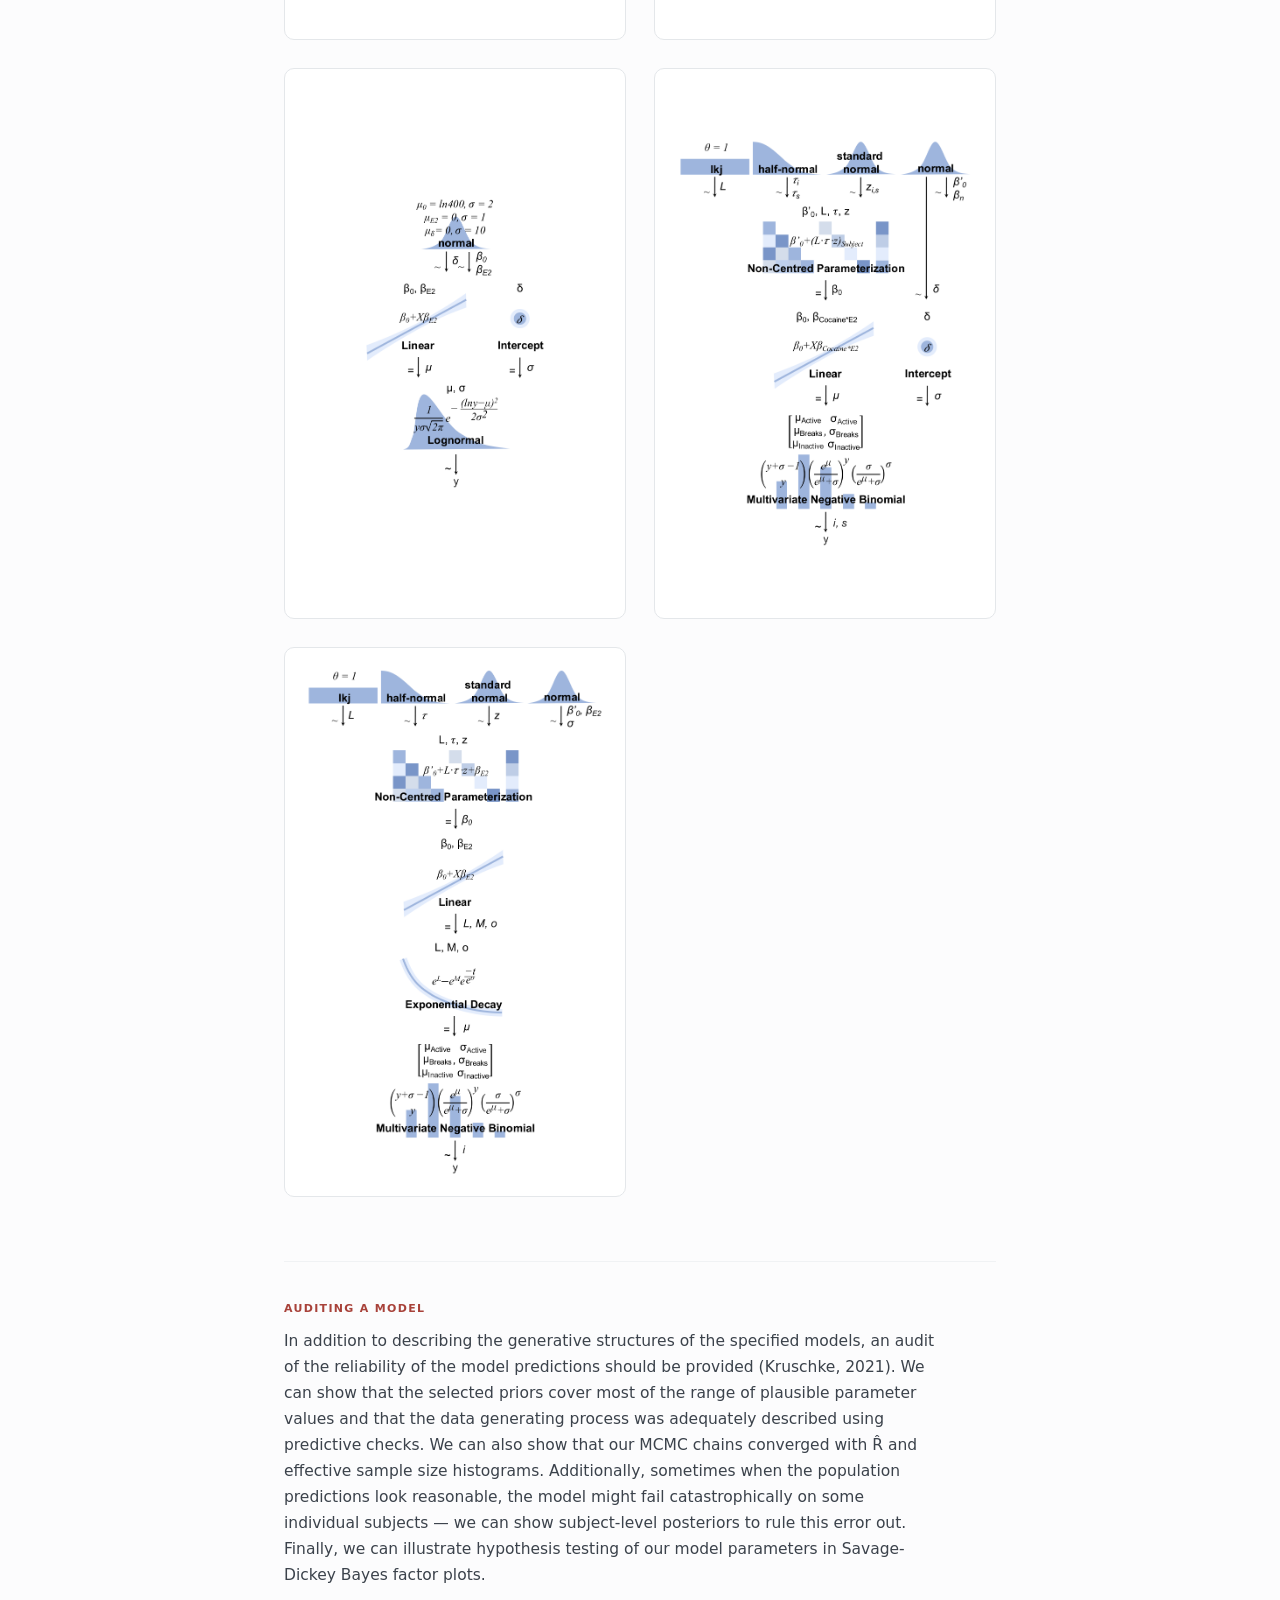
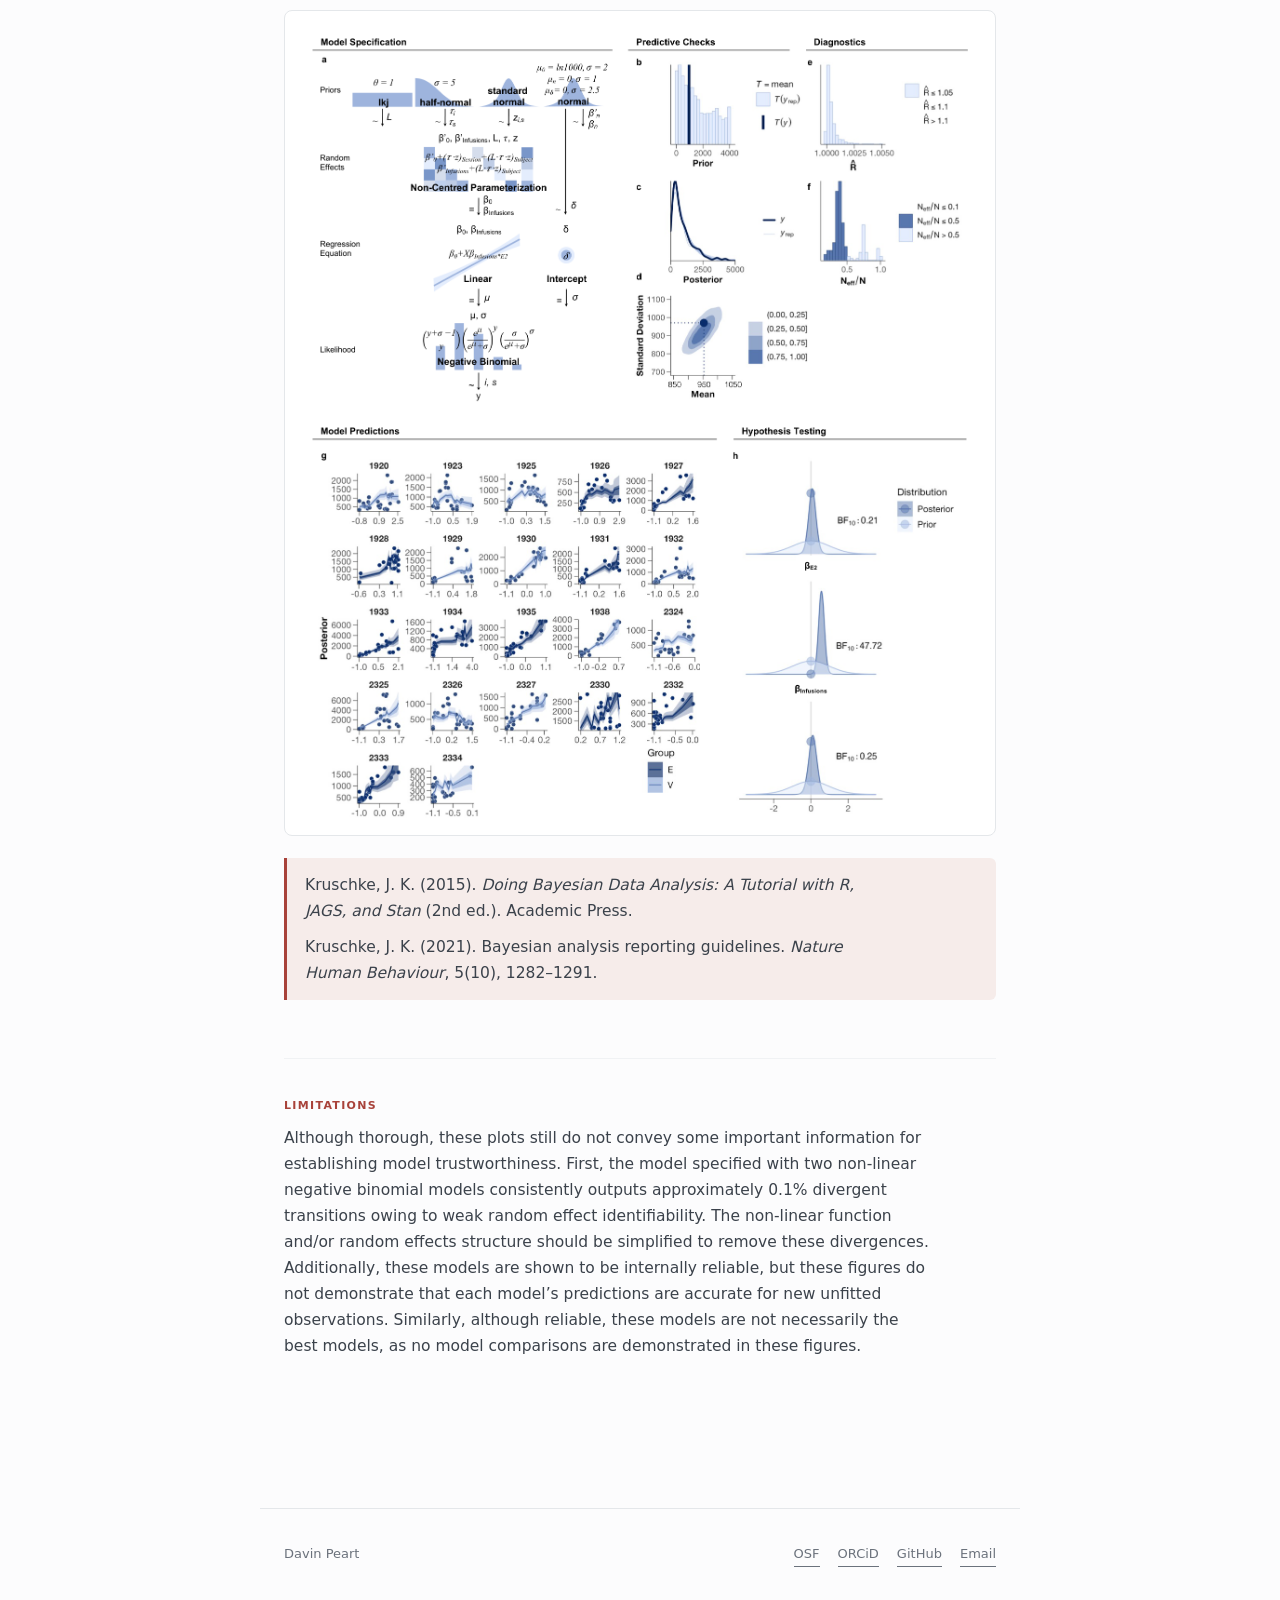
<file: model-documentation.html>
<!doctype html>
<html lang="en">
<head>
<meta charset="utf-8">
<meta name="viewport" content="width=device-width, initial-scale=1">
<title>Model documentation — Davin Peart</title>
<meta name="description" content="Specification, priors, diagnostics, per-subject fit and hypothesis test as one artifact — built for every model.">
<link rel="icon" href="assets/favicon.svg" type="image/svg+xml">
<link rel="stylesheet" href="assets/style.css">
<meta property="og:type" content="article">
<meta property="og:site_name" content="Davin Peart">
<meta property="og:title" content="Model documentation">
<meta property="og:description" content="Specification, priors, diagnostics, per-subject fit and hypothesis test as one artifact — built for every model.">
<meta property="og:url" content="https://davinpeart.github.io/model-documentation.html">
<meta property="og:image" content="https://davinpeart.github.io/assets/card.png">
<meta name="twitter:card" content="summary_large_image">
</head>
<body>
<a class="skip" href="#main">Skip to content</a>

<div class="masthead">
  <a class="name" href="./">Davin Peart</a>
  <nav>
    <a href="./">Work</a>
    <a href="figures.html">Figures</a>
    <a href="cv.html">CV</a>
  </nav>
</div>

<main class="doc" id="main">

  <header class="page">
    <h1>Model documentation</h1>
  </header>

  <section>
    <p class="eyebrow">Describing a model</p>

    <p>It can be difficult to adequately describe generative models in methods sections with many complex analyses and strict word limits. An effective method of clarifying the structure of these models is visualization (Kruschke, 2015). Each figure visually and compactly communicates the likelihood function selected and its parameters, the regression functions placed on each of these parameters, the random effects parameterization selected, and the priors placed on all parameters. All seven below are drawn at the same scale, so differences in height track how many hierarchical levels each model carries.</p>

    <div class="plate-grid" style="margin:26px 0">
      <div class="mount"><img src="figures/model-diagram-1.png" alt="Generative model: generalized logistic growth on three responses, multivariate negative binomial likelihood, LKJ prior on the subject correlation matrix."></div>
      <div class="mount"><img loading="lazy" src="figures/model-diagram-2.png" alt="Generative model: exponential decay on three responses, multivariate negative binomial likelihood."></div>
      <div class="mount"><img loading="lazy" src="figures/model-diagram-3.png" alt="Generative model: linear predictor for infusions by estradiol, hierarchical on session and subject, negative binomial likelihood."></div>
      <div class="mount"><img loading="lazy" src="figures/model-diagram-4.png" alt="Generative model: linear predictor with negative binomial likelihood."></div>
      <div class="mount"><img loading="lazy" src="figures/model-diagram-5.png" alt="Generative model: linear predictor with lognormal likelihood for cumulative consumption."></div>
      <div class="mount"><img loading="lazy" src="figures/model-diagram-6.png" alt="Generative model: cocaine by estradiol, trivariate hierarchical multivariate negative binomial."></div>
      <div class="mount"><img loading="lazy" src="figures/model-diagram-7.png" alt="Generative model: exponential decay with estradiol, trivariate hierarchical multivariate negative binomial."></div>
    </div>
  </section>

  <section>
    <p class="eyebrow">Auditing a model</p>

    <p>In addition to describing the generative structures of the specified models, an audit of the reliability of the model predictions should be provided (Kruschke, 2021). We can show that the selected priors cover most of the range of plausible parameter values and that the data generating process was adequately described using predictive checks. We can also show that our MCMC chains converged with R&#770; and effective sample size histograms. Additionally, sometimes when the population predictions look reasonable, the model might fail catastrophically on some individual subjects &mdash; we can show subject-level posteriors to rule this error out. Finally, we can illustrate hypothesis testing of our model parameters in Savage-Dickey Bayes factor plots.</p>

    <figure>
      <div class="mount"><img loading="lazy" src="figures/audit-acquisition.png" alt="Composite supplement page: model specification diagram, prior predictive check, posterior predictive checks, convergence diagnostics, per-subject model predictions, and three Savage-Dickey hypothesis tests."></div>
    </figure>

    <div class="callout">
      <p>Kruschke, J. K. (2015). <em>Doing Bayesian Data Analysis: A Tutorial with R, JAGS, and Stan</em> (2nd ed.). Academic Press.</p>
      <p>Kruschke, J. K. (2021). Bayesian analysis reporting guidelines. <em>Nature Human Behaviour</em>, 5(10), 1282&ndash;1291.</p>
    </div>
  </section>

  <section>
    <p class="eyebrow">Limitations</p>

    <p>Although thorough, these plots still do not convey some important information for establishing model trustworthiness. First, the model specified with two non-linear negative binomial models consistently outputs approximately 0.1% divergent transitions owing to weak random effect identifiability. The non-linear function and/or random effects structure should be simplified to remove these divergences. Additionally, these models are shown to be internally reliable, but these figures do not demonstrate that each model&rsquo;s predictions are accurate for new unfitted observations. Similarly, although reliable, these models are not necessarily the best models, as no model comparisons are demonstrated in these figures.</p>
  </section>

</main>

<footer>
  <span>Davin Peart</span>
  <span class="links">
    <a href="https://osf.io/2td5x/">OSF</a>
    <a href="https://orcid.org/0000-0002-8737-8967">ORCiD</a>
    <a href="https://github.com/davinpeart">GitHub</a>
    <a href="mailto:dpeart@uoguelph.ca">Email</a>
  </span>
</footer>

</body>
</html>
</file>
<file: assets/style.css>
/* ==========================================================================
   Davin Peart — portfolio
   Token set: two cool lightness families for data, one warm mark for chrome.
   Cool is data. Warm is interface. Neither crosses into the other.
   ========================================================================== */

:root{
  /* chrome — site only, never inside a plot */
  --ground:#FCFCFD;
  --surface:#FFFFFF;
  --ink:#14171A;
  --ink-2:#3B424B;
  --muted:#6B727C;
  --line:#E4E7EA;
  --line-soft:#F0F2F4;
  --mark:#A8423A;
  --mark-soft:#F6ECEA;
  --code-bg:#F7F8F9;
  --plate:#FFFFFF;

  /* data — reference only; figures ship with these baked in */
  --slate-1:#EEF2F5; --slate-2:#C6D4DE; --slate-3:#94AEC0;
  --slate-4:#5E86A0; --slate-5:#345C77; --slate-6:#1E3A4C;
  --teal-5:#2E7068;
  --brick-5:#A8423A;

  /* type */
  --serif:"Iowan Old Style","Palatino Linotype",Palatino,"Book Antiqua",Georgia,serif;
  --sans:system-ui,-apple-system,"Segoe UI",Helvetica,Arial,sans-serif;
  --mono:ui-monospace,"SF Mono",SFMono-Regular,Menlo,Consolas,monospace;

  /* measure */
  --measure:66ch;
  --doc:760px;
  --plate-w:1080px;
}

@media (prefers-color-scheme: dark){
  :root:not([data-theme="light"]){
    --ground:#0F1114; --surface:#16191D;
    --ink:#E7EAEE; --ink-2:#B2B9C2; --muted:#858C96;
    --line:#252930; --line-soft:#1D2126;
    --mark:#E08A78; --mark-soft:#241A18;
    --code-bg:#12151A;
    --plate:#FFFFFF;              /* figures keep a white mount in both themes */
  }
}
:root[data-theme="dark"]{
  --ground:#0F1114; --surface:#16191D;
  --ink:#E7EAEE; --ink-2:#B2B9C2; --muted:#858C96;
  --line:#252930; --line-soft:#1D2126;
  --mark:#E08A78; --mark-soft:#241A18;
  --code-bg:#12151A;
  --plate:#FFFFFF;
}

*,*::before,*::after{box-sizing:border-box}

html{-webkit-text-size-adjust:100%}

body{
  margin:0;
  background:var(--ground);
  color:var(--ink);
  font-family:var(--sans);
  font-size:15.5px;
  line-height:1.68;
  -webkit-font-smoothing:antialiased;
  text-rendering:optimizeLegibility;
}

/* --------------------------------------------------------- layout registers */

/* document register — vignette. reading measure, code-forward. */
.doc{max-width:var(--doc);margin:0 auto;padding:0 24px 96px}

/* plate register — gallery. figures large, space around them. */
.plates{max-width:var(--plate-w);margin:0 auto;padding:0 24px 96px}

/* ------------------------------------------------------------------ masthead */

.masthead{
  max-width:var(--doc);margin:0 auto;padding:34px 24px 0;
  display:flex;align-items:baseline;justify-content:space-between;gap:20px;flex-wrap:wrap;
}
.plates .masthead,.masthead.wide{max-width:var(--plate-w)}
.masthead .name{
  font-family:var(--serif);font-size:17px;font-weight:600;color:var(--ink);
  text-decoration:none;border:0;letter-spacing:.01em;
}
.masthead nav{display:flex;gap:19px;font-size:13.5px}
.masthead nav a{color:var(--muted);border:0;text-decoration:none}
.masthead nav a:hover,.masthead nav a[aria-current="page"]{color:var(--ink)}

/* -------------------------------------------------------------------- header */

header.page{padding:60px 0 30px;border-bottom:1px solid var(--line)}
h1{
  font-family:var(--serif);font-size:40px;line-height:1.12;margin:0 0 12px;
  font-weight:600;letter-spacing:-.012em;text-wrap:balance;
}
.lede{font-size:17.5px;line-height:1.6;color:var(--ink-2);margin:0;max-width:62ch;text-wrap:pretty}

/* --------------------------------------------------------------- typography */

h2{
  font-family:var(--serif);font-size:25px;margin:0 0 12px;font-weight:600;
  letter-spacing:-.005em;text-wrap:balance;
}
h3{font-size:14px;margin:26px 0 8px;font-weight:600;letter-spacing:.02em;color:var(--ink)}

p{max-width:var(--measure);margin:0 0 15px;color:var(--ink-2);text-wrap:pretty}
p strong{color:var(--ink);font-weight:600}
ul,ol{max-width:var(--measure);color:var(--ink-2);padding-left:20px;margin:0 0 15px}
li{margin-bottom:9px}
li::marker{color:var(--muted)}

section{padding:38px 0;border-bottom:1px solid var(--line-soft)}
section:last-of-type{border-bottom:0}

.eyebrow{
  font-size:11px;letter-spacing:.12em;text-transform:uppercase;color:var(--mark);
  margin:0 0 9px;font-weight:700;
}

a{color:var(--mark);text-decoration:none;border-bottom:1px solid currentColor;padding-bottom:1px}
a:hover{color:var(--ink);border-bottom-color:var(--ink)}
a:focus-visible{outline:2px solid var(--mark);outline-offset:3px;border-radius:2px}

code,.mono{font-family:var(--mono);font-variant-numeric:tabular-nums;font-size:.9em}
p code,li code,td code{
  background:var(--code-bg);padding:1px 5px;border-radius:4px;border:1px solid var(--line-soft);
}
pre{
  background:var(--code-bg);border:1px solid var(--line);border-radius:7px;
  padding:15px 17px;overflow-x:auto;font-size:12.5px;line-height:1.7;
  color:var(--ink-2);margin:15px 0;
}
pre code{background:none;border:0;padding:0}
pre .c{color:var(--muted)}
pre .s{color:var(--mark)}

/* ------------------------------------------------------------------ callout */

.callout{
  border-left:3px solid var(--mark);background:var(--mark-soft);
  padding:14px 18px;border-radius:0 6px 6px 0;margin:20px 0;
}
.callout p{margin:0;max-width:60ch}
.callout p + p{margin-top:10px}

/* ------------------------------------------------------------------ figures */

/* inline figure — sits in the reading column */
figure{margin:22px 0}
figure img,figure svg{display:block;width:100%;height:auto;border-radius:6px}
figure .mount{
  background:var(--plate);border:1px solid var(--line);border-radius:8px;padding:16px;
}
figcaption{font-size:12px;line-height:1.6;color:var(--muted);margin-top:11px;max-width:var(--measure)}
figcaption b{color:var(--ink-2);font-weight:600}

/* plate — gallery register. figure is the event; nothing competes. */
.plate{margin:0 0 64px}
.plate .mount{
  background:var(--plate);border:1px solid var(--line);border-radius:10px;
  padding:28px;overflow-x:auto;
}
.plate img{display:block;width:100%;height:auto}
.plate figcaption{max-width:70ch;margin-top:16px}
.plate h2{margin-bottom:6px}

/* two-up grid for smaller plates */
.plate-grid{display:grid;grid-template-columns:repeat(auto-fit,minmax(320px,1fr));gap:28px}

/* --------------------------------------------------------------------- table */

table{width:100%;border-collapse:collapse;font-size:13px;margin:14px 0;display:block;overflow-x:auto}
thead,tbody,tr{width:100%}
th{
  text-align:left;font-size:10.5px;letter-spacing:.08em;text-transform:uppercase;
  color:var(--muted);font-weight:700;padding:0 14px 7px 0;border-bottom:1px solid var(--line);
  white-space:nowrap;
}
td{padding:8px 14px 8px 0;border-bottom:1px solid var(--line-soft);color:var(--ink-2);vertical-align:top}
td:first-child{color:var(--ink);font-weight:600}

/* ---------------------------------------------------------------- index list */

.entries{list-style:none;padding:0;margin:0;max-width:none}
.entries li{
  padding:20px 0;border-bottom:1px solid var(--line-soft);margin:0;
  display:grid;grid-template-columns:1fr auto;gap:6px 24px;align-items:baseline;
}
.entries .t{font-family:var(--serif);font-size:19px;font-weight:600;color:var(--ink)}
.entries .t a{color:inherit;border:0}
.entries .t a:hover{color:var(--mark)}
.entries .k{
  font-size:11px;letter-spacing:.08em;text-transform:uppercase;color:var(--muted);
  font-weight:600;white-space:nowrap;
}
.entries .d{grid-column:1 / -1;font-size:14px;color:var(--ink-2);margin:0;max-width:64ch}

/* -------------------------------------------------------------------- footer */

footer{
  max-width:var(--doc);margin:0 auto;padding:34px 24px 64px;
  border-top:1px solid var(--line);font-size:13px;color:var(--muted);
  display:flex;gap:20px;flex-wrap:wrap;justify-content:space-between;
}
.plates ~ footer,footer.wide{max-width:var(--plate-w)}
footer a{color:var(--muted)}
footer a:hover{color:var(--ink)}
footer .links{display:flex;gap:18px;flex-wrap:wrap}

/* ------------------------------------------------------------------ a11y/mob */

.skip{position:absolute;left:-9999px}
.skip:focus{left:12px;top:12px;background:var(--surface);color:var(--ink);
  padding:9px 14px;border:1px solid var(--line);border-radius:6px;z-index:10}

@media (prefers-reduced-motion:reduce){
  *{animation-duration:.01ms !important;transition-duration:.01ms !important}
}

@media (max-width:640px){
  h1{font-size:31px}
  .lede{font-size:16.5px}
  .doc,.plates{padding-left:16px;padding-right:16px}
  .masthead{padding-left:16px;padding-right:16px}
  footer{padding-left:16px;padding-right:16px}
  .plate .mount{padding:16px}
  .entries li{grid-template-columns:1fr}
}

/* --------------------------------------------------------------- drafting */
/* .todo blocks mark where copy goes. delete the block once written.        */

.todo{
  border:1px dashed var(--mark);background:var(--mark-soft);border-radius:7px;
  padding:15px 18px;margin:18px 0;
}
.todo .lbl{
  font-size:10.5px;letter-spacing:.1em;text-transform:uppercase;color:var(--mark);
  font-weight:700;display:block;margin-bottom:7px;
}
.todo p{margin:0 0 8px;font-size:13.5px;color:var(--ink-2);max-width:64ch}
.todo p:last-child{margin:0}
.todo em{color:var(--ink);font-style:normal;font-weight:600}

/* ------------------------------------------------------- wide inline figure */
/* For figures too wide for the reading measure. Breaks out of .doc, centred,
   scrolls on narrow viewports rather than shrinking to illegibility.          */

.figure-wide{
  width:min(1240px, calc(100vw - 48px));
  margin-left:50%;
  transform:translateX(-50%);
}
.figure-wide .mount{overflow-x:auto}
.figure-wide img{min-width:720px}
.figure-wide figcaption{max-width:var(--measure);margin-left:auto;margin-right:auto}
@media (max-width:820px){
  .figure-wide{width:calc(100vw - 32px)}
}

/* bare mounts inside a plate-grid (figure sets with no individual caption) */
.plate-grid > .mount{
  background:var(--plate);border:1px solid var(--line);border-radius:10px;
  padding:20px;overflow-x:auto;
}
.plate-grid > .mount img{display:block;width:100%;height:auto}
</file>
